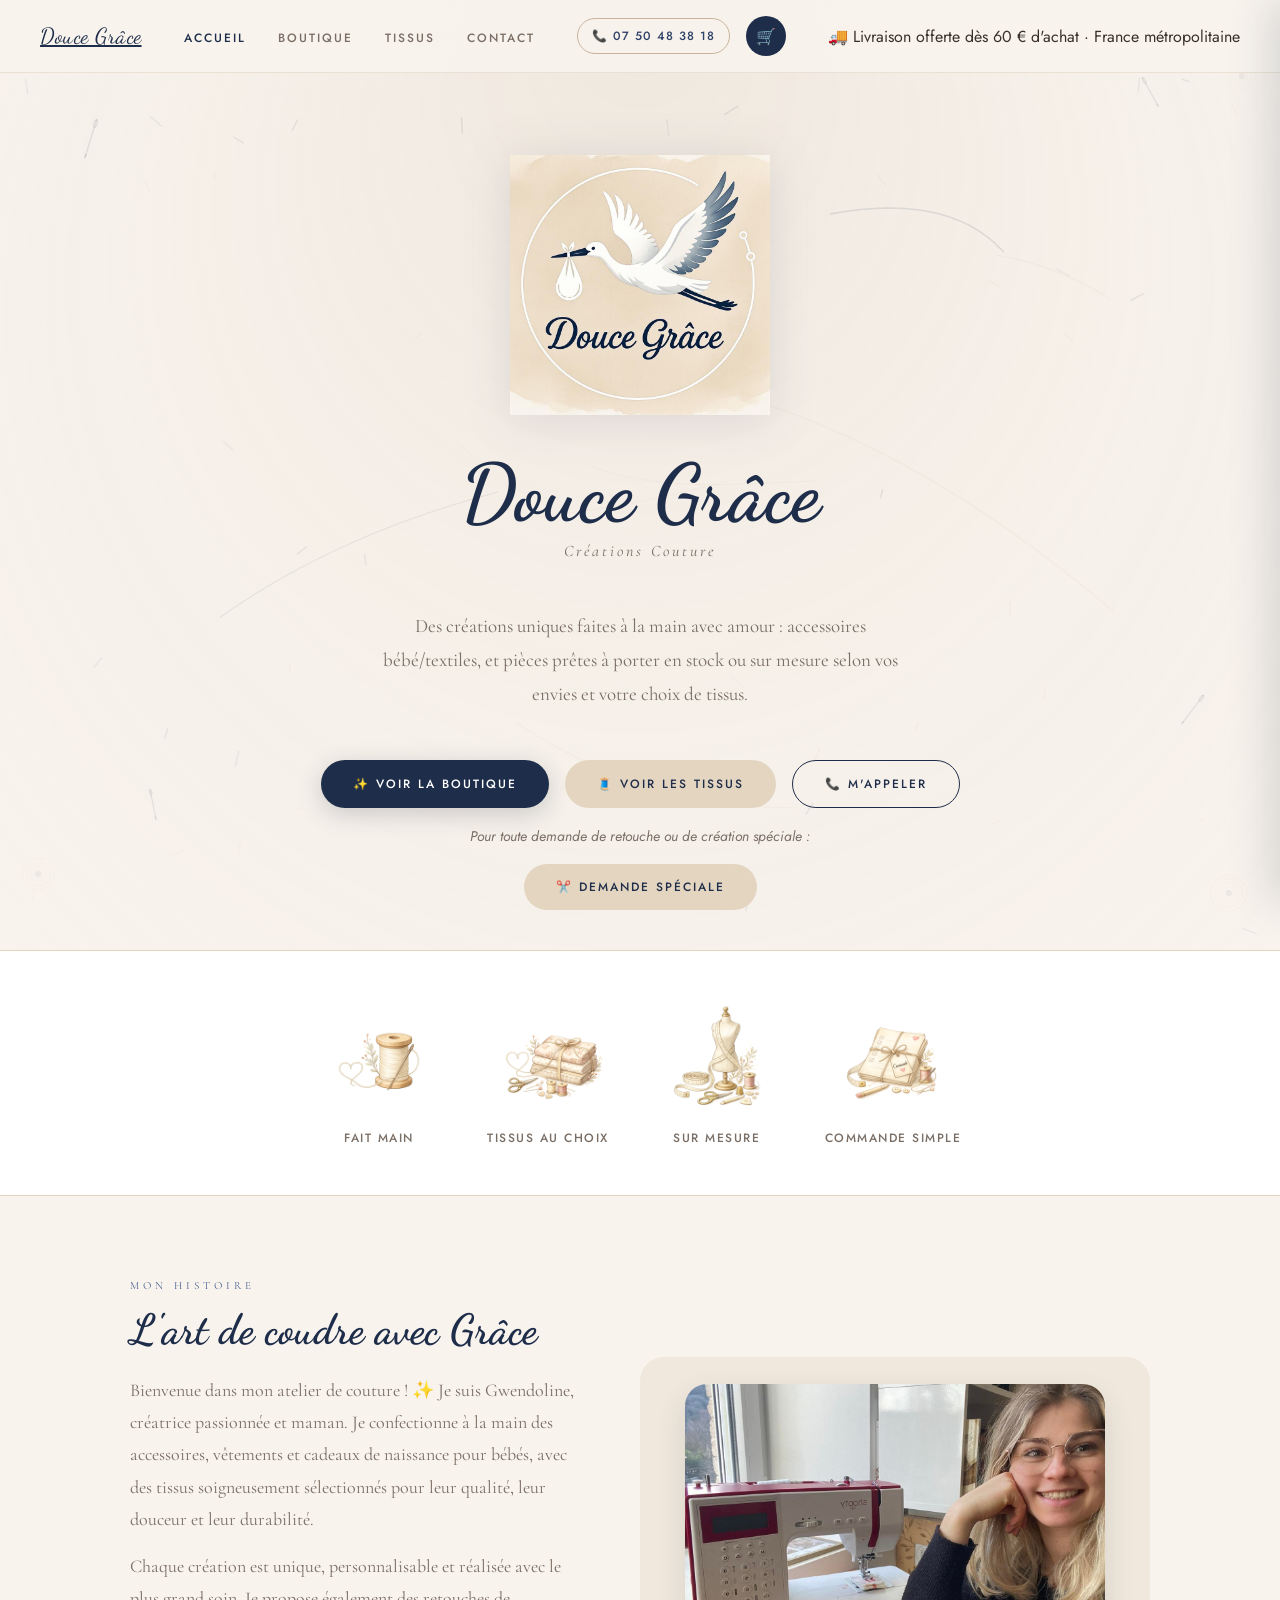
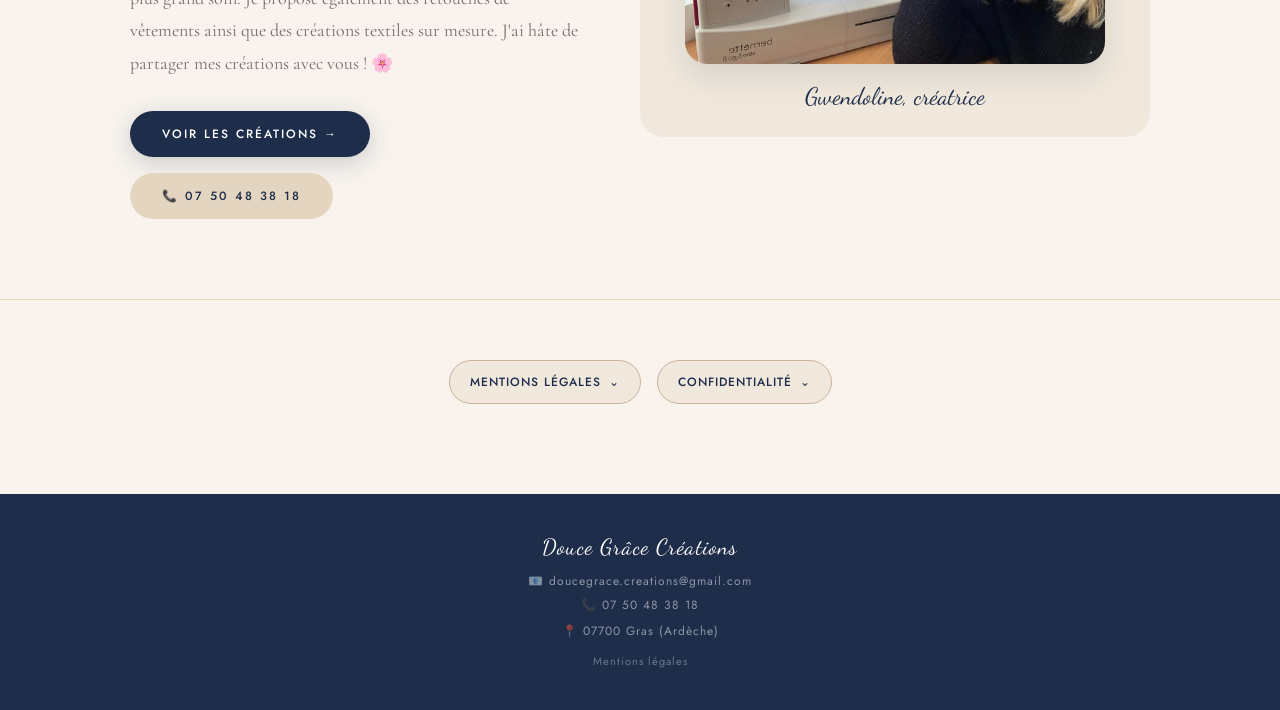
<file: index.html>
<!DOCTYPE html>
<html lang="fr">
<head>
<meta charset="UTF-8">
<meta name="viewport" content="width=device-width, initial-scale=1.0">
<title>Douce Grâce Créations | Couture, Créations & Retouches</title>
<meta name="description" content="Douce Grâce Créations : accessoires faits main, pièces en stock, créations sur mesure à Gras (Ardèche). Tissus au choix. Commandez en ligne.">
<meta name="robots" content="index, follow">
<meta name="author" content="Douce Grâce Créations">
<meta name="geo.region" content="FR-07">
<meta name="geo.placename" content="Gras">
<link rel="canonical" href="https://jaysolution07.github.io/DouceGrace.fr/">

<!-- Open Graph (partage Facebook / WhatsApp / LinkedIn) -->
<meta property="og:type" content="website">
<meta property="og:site_name" content="Douce Grâce Créations">
<meta property="og:title" content="Douce Grâce Créations | Couture, Créations & Retouches">
<meta property="og:description" content="Douce Grâce Créations : accessoires faits main, pièces en stock, créations sur mesure à Gras (Ardèche). Tissus au choix. Commandez en ligne.">
<meta property="og:url" content="https://jaysolution07.github.io/DouceGrace.fr/">
<meta property="og:image" content="https://jaysolution07.github.io/DouceGrace.fr/og-image.jpg">
<meta property="og:image:type" content="image/jpeg">
<meta property="og:image:width" content="1200">
<meta property="og:image:height" content="630">
<meta property="og:image:alt" content="Douce Grâce Créations, couture faite main en Ardèche">
<meta property="og:locale" content="fr_FR">

<!-- Twitter Cards -->
<meta name="twitter:card" content="summary_large_image">
<meta name="twitter:title" content="Douce Grâce Créations | Couture, Créations & Retouches">
<meta name="twitter:description" content="Douce Grâce Créations : accessoires faits main, pièces en stock, créations sur mesure à Gras (Ardèche). Tissus au choix. Commandez en ligne.">
<meta name="twitter:image" content="https://jaysolution07.github.io/DouceGrace.fr/og-image.jpg">
<meta name="twitter:image:alt" content="Douce Grâce Créations, couture faite main en Ardèche">
<link rel="icon" type="image/svg+xml" href="[data-uri]">
<link rel="apple-touch-icon" href="[data-uri]">
<meta name="theme-color" content="#1e2d4a">
<link rel="preconnect" href="https://fonts.googleapis.com">
<link rel="preconnect" href="https://lh3.googleusercontent.com" crossorigin>
<link rel="preconnect" href="https://script.google.com" crossorigin>
<link rel="preconnect" href="https://script.googleusercontent.com" crossorigin>
<link rel="dns-prefetch" href="https://script.google.com">
<link href="https://fonts.googleapis.com/css2?family=Cormorant+Garamond:ital,wght@0,300;0,400;0,600;1,300;1,400&family=Dancing+Script:wght@600;700&family=Jost:wght@300;400;500&display=swap" rel="stylesheet">
<link rel="stylesheet" href="assets/site.css?v=6b8c4678">

<!-- Données structurées JSON-LD (référencement Google) -->
<script type="application/ld+json">
{
  "@context": "https://schema.org",
  "@type": ["LocalBusiness", "ClothingStore"],
  "@id": "https://jaysolution07.github.io/DouceGrace.fr/#boutique",
  "name": "Douce Grâce Créations",
  "description": "Boutique de couture à Gras (Ardèche) : bavoirs bébé et accessoires faits main, pièces de couture en stock, créations sur mesure avec tissus au choix.",
  "knowsAbout": ["couture", "bavoirs bébé", "accessoires", "pièces de couture en stock", "créations sur mesure", "tissus au choix"],
  "url": "https://jaysolution07.github.io/DouceGrace.fr/",
  "telephone": "+33750483818",
  "email": "doucegrace.creations@gmail.com",
  "priceRange": "€€",
  "image": "https://jaysolution07.github.io/DouceGrace.fr/dglog.jpg",
  "address": {
    "@type": "PostalAddress",
    "addressLocality": "Gras",
    "postalCode": "07700",
    "addressRegion": "Ardèche",
    "addressCountry": "FR"
  },
  "geo": { "@type": "GeoCoordinates", "latitude": 44.446, "longitude": 4.542 },
  "areaServed": "Ardèche et départements voisins"
}
</script>
<script type="application/ld+json">
{
  "@context": "https://schema.org",
  "@type": "WebSite",
  "name": "Douce Grâce Créations",
  "url": "https://jaysolution07.github.io/DouceGrace.fr/",
  "inLanguage": "fr-FR"
}
</script>
</head>
<body>
<nav id="main-nav">
  <a class="nav-brand" href="./">Douce Grâce</a>
  <ul class="nav-links" id="nav-links-list">
    <li><a href="./" class="active">Accueil</a></li>
    <li><a href="boutique/">Boutique</a></li>
    <li><a href="tissus/">Tissus</a></li>
    <li><a href="#contact">Contact</a></li>
  </ul>
  <div class="nav-right">
    <button class="nav-burger" onclick="toggleNav()" aria-label="Ouvrir le menu" aria-expanded="false" aria-controls="nav-links-list">☰</button>
    <a href="tel:0750483818" class="nav-tel">📞 07 50 48 38 18</a>
    <button class="cart-btn" onclick="toggleCart()">
      🛒
      <span class="cart-count" id="cart-count">0</span>
    </button>
  </div>
  <div class="ship-info" id="ship-info"></div>
</nav>

<!-- ══════════════════ HOME PAGE ══════════════════ -->

<div class="page active" id="page-home">

  <!-- HERO -->
  <section class="hero">
<canvas id="hero-canvas"></canvas>
    <!-- Logo PNG -->
    <div class="hero-logo">
      <img src="dglog.jpg" alt="Douce Grâce Créations" style="width:clamp(180px,35vw,260px);height:auto;filter:drop-shadow(0 4px 24px rgba(30,45,74,0.12));animation:floatIn 1s 0.2s ease forwards;opacity:0;">
    </div>


    <h1 class="hero-title">Douce Grâce</h1>
    <p class="hero-sub">Créations Couture</p>

    <p class="hero-desc">
      Des créations uniques faites à la main avec amour : accessoires bébé/textiles, et pièces prêtes à porter en stock ou sur mesure selon vos envies et votre choix de tissus.
    </p>

    <div class="hero-cta" style="flex-direction:column;align-items:center;gap:18px;">

  <!-- ligne 1 -->
  <div style="display:flex;gap:16px;flex-wrap:wrap;justify-content:center;">
  <a class="btn btn-primary" href="boutique/">✨ Voir la boutique</a>
  <a class="btn btn-soft" href="tissus/">🧵 Voir les tissus</a>
  <a href="tel:0750483818" class="btn btn-outline">📞 M'appeler</a>
</div>

  <!-- ligne 2 -->
  <div style="font-size:14px;color:var(--text-light);font-style:italic;text-align:center;">
    Pour toute demande de retouche ou de création spéciale :
  </div>

  <!-- ligne 3 -->
  <div>
    <button class="btn btn-soft" onclick="openSpecialRequest()">
      ✂️ Demande spéciale
    </button>
  </div>

</div>
  </section>

  <!-- FEATURES -->
  <div class="features-strip reveal">
    <div class="feature-item">
      <img class="feature-icon" src="FM.png" alt="Fait main" loading="lazy">
      <span class="feature-text">Fait main</span>
    </div>
    <div class="feature-item">
      <img class="feature-icon" src="TAC.png" alt="Tissus au choix" loading="lazy">
      <span class="feature-text">Tissus au choix</span>
    </div>
    <div class="feature-item">
      <img class="feature-icon" src="SM.png" alt="Sur mesure" loading="lazy">
      <span class="feature-text">Sur mesure</span>
    </div>
    <div class="feature-item">
      <img class="feature-icon" src="CS.png" alt="Commande simple" loading="lazy">
      <span class="feature-text">Commande simple</span>
    </div>
  </div>

  <!-- ABOUT -->
  <div class="about-section">
    <div class="about-text reveal">
      <p class="section-label">Mon histoire</p>
      <h2>L'art de coudre avec Grâce</h2>
      <p>Bienvenue dans mon atelier de couture ! ✨
Je suis Gwendoline, créatrice passionnée et maman. Je confectionne à la main des accessoires, vêtements et cadeaux de naissance pour bébés, avec des tissus soigneusement sélectionnés pour leur qualité, leur douceur et leur durabilité.</p>
      <p>Chaque création est unique, personnalisable et réalisée avec le plus grand soin. Je propose également des retouches de vêtements ainsi que des créations textiles sur mesure.

J'ai hâte de partager mes créations avec vous ! 🌸</p>
      <div style="margin-top:32px;display:flex;gap:16px;flex-wrap:wrap;">
        <a class="btn btn-primary" href="boutique/">Voir les créations →</a>
        <a href="tel:0750483818" class="btn btn-soft">📞 07 50 48 38 18</a>
      </div>
    </div>
    <div class="about-visual reveal">
  <div class="about-visual-inner" id="brand-photo-box">
    <img
      src="assets/FB_IMG_1774954852717.jpg"
      alt="Gwendoline, créatrice"
      style="
        width: min(100%, 420px);
        height: clamp(220px, 35vw, 280px);
        object-fit: cover;
        border-radius: 22px;
        box-shadow: 0 12px 30px rgba(30,45,74,0.12);
        display: block;
        margin: 0 auto 18px;
      "
    >
    <p>Gwendoline, créatrice</p>
  </div>
</div>
</div>

  <!-- LEGAL SECTION -->
  <section id="legal" style="padding:60px 40px;background:var(--beige-light);border-top:1px solid var(--beige-mid);">
    <div style="max-width:700px;margin:0 auto;text-align:center;">

      <div style="display:flex;gap:16px;justify-content:center;margin-bottom:30px;flex-wrap:wrap;">
        <button class="legal-toggle" data-target="mentions" style="display:flex;align-items:center;gap:8px;padding:12px 20px;border-radius:30px;border:1px solid var(--beige-dark);background:var(--beige);color:var(--navy);cursor:pointer;font-family:'Jost',sans-serif;font-size:12px;font-weight:500;letter-spacing:1px;text-transform:uppercase;transition:0.3s;">
          Mentions légales <span>⌄</span>
        </button>
        <button class="legal-toggle" data-target="confidentialite" style="display:flex;align-items:center;gap:8px;padding:12px 20px;border-radius:30px;border:1px solid var(--beige-dark);background:var(--beige);color:var(--navy);cursor:pointer;font-family:'Jost',sans-serif;font-size:12px;font-weight:500;letter-spacing:1px;text-transform:uppercase;transition:0.3s;">
          Confidentialité <span>⌄</span>
        </button>
      </div>

      <div id="mentions" style="max-height:0;overflow:hidden;opacity:0;transition:all 0.4s ease;text-align:left;">
        <div style="background:white;border-radius:16px;padding:32px;border:1px solid var(--beige-mid);color:var(--text-light);font-size:14px;line-height:1.8;">
          <h2 style="font-family:'Dancing Script',cursive;font-size:28px;color:var(--navy);margin-bottom:20px;">Mentions légales</h2>
          <p style="margin-bottom:14px;">
  <strong style="color:var(--text);">Éditeur du site :</strong><br>
  JaySolution<br>
  07400 Saint-Martin-sur-Lavezon<br>
  Téléphone : 06 77 71 89 14<br>
 Email :
<a href="mailto:contact@jaysolution.fr" style="color:inherit;text-decoration:none;">
  jaysolution07@gmail.com
</a>
</p>
          <p style="margin-bottom:14px;"><strong style="color:var(--text);">Responsable de la publication :</strong><br>
          Douce Grâce Créations</p>
          <p><strong style="color:var(--text);">Hébergement :</strong><br>
          GitHub Pages — GitHub, Inc.<br>
          88 Colin P Kelly Jr St, San Francisco, CA 94107, USA</p>
        </div>
      </div>

      <div id="confidentialite" style="max-height:0;overflow:hidden;opacity:0;transition:all 0.4s ease;text-align:left;">
        <div style="background:white;border-radius:16px;padding:32px;border:1px solid var(--beige-mid);color:var(--text-light);font-size:14px;line-height:1.8;">
          <h2 style="font-family:'Dancing Script',cursive;font-size:28px;color:var(--navy);margin-bottom:20px;">Confidentialité</h2>
          <p style="margin-bottom:14px;">Les données collectées via le formulaire de commande (nom, téléphone, email, message) sont utilisées uniquement pour répondre aux demandes et traiter les commandes.</p>
          <p style="margin-bottom:14px;">Aucune donnée n'est vendue ou utilisée à des fins commerciales.</p>
          <p style="margin-bottom:14px;">Les informations sont conservées pendant une durée maximale de 12 mois.</p>
          <p style="margin-bottom:14px;">Conformément au RGPD, vous pouvez demander l'accès, la modification ou la suppression de vos données à tout moment en contactant : <a href="mailto:doucegrace.creations@gmail.com" style="color:inherit;text-decoration:none;">
  doucegrace.creations@gmail.com
</a></p>
          <p><strong style="color:var(--text);">Cookies :</strong><br>
          Ce site n'utilise pas de cookies à des fins de suivi ou d'analyse.</p>
        </div>
      </div>

    </div>
  </section>

  <!-- FOOTER -->
  <footer id="contact" style="text-align:center;padding:40px;background:var(--navy);color:rgba(255,255,255,0.5);font-size:12px;letter-spacing:1px;">
    <div style="font-family:'Dancing Script',cursive;font-size:22px;color:white;margin-bottom:12px;">Douce Grâce Créations</div>
    <div style="margin-bottom:8px;display:flex;flex-direction:column;gap:6px;align-items:center;">
  <div>
    📧 <a href="mailto:doucegrace.creations@gmail.com" style="color:inherit;text-decoration:none;word-break:break-word;">
      doucegrace.creations@gmail.com
    </a>
  </div>
  <div>📞 07 50 48 38 18</div>
</div>
<div style="margin-bottom:8px;">📍 07700 Gras (Ardèche)</div>
    <div style="margin-bottom:12px;"></div>
    <div><a href="#legal" style="color:rgba(255,255,255,0.35);text-decoration:none;font-size:11px;">Mentions légales</a></div>
  </footer>
</div>


<!-- ══════════════════ SHOP PAGE ══════════════════ -->

<div class="cart-overlay" id="cart-overlay" onclick="toggleCart()"></div>
<div class="cart-panel" id="cart-panel">
  <div class="cart-head">
    <h3>Mon panier 🛒</h3>
    <button class="cart-close" onclick="toggleCart()">✕</button>
  </div>
  <div class="cart-items" id="cart-items"></div>
  <div class="cart-foot" id="cart-foot" style="display:none;">
    <div class="cart-total">
      <span class="cart-total-label">Total estimé (TTC hors frais de port)</span>
      <span class="cart-total-amount" id="cart-total">0 €</span>
    </div>
    <p class="cart-note">💡 Paiement en ligne sécurisé par carte (ou Apple Pay, Google Pay).</p>
    <button class="btn btn-primary" style="width:100%;justify-content:center;" onclick="openOrder()">Envoyer ma commande →</button>
  </div>
</div>


<!-- ══════════════════ ORDER MODAL ══════════════════ -->
<div class="modal-overlay" id="order-overlay">
  <div class="modal" id="order-modal-content">
    <button class="close-btn" onclick="closeOrder()">✕</button>
    <div class="modal-logo">
      <img src="dglog.jpg" alt="Douce Grâce" style="width:70px;height:auto;">
    </div>
    <h3>Finaliser ma commande</h3>
    <p class="modal-sub">Paiement sécurisé par carte · Livraison en France métropolitaine</p>

    <div class="modal-order-summary" id="order-summary"></div>

    <div class="form-group">
      <label>Votre prénom & nom</label>
      <input id="order-name" placeholder="Marie Dupont" />
    </div>
    <div class="form-group">
      <label>Téléphone</label>
      <input id="order-phone" placeholder="06 12 34 56 78" />
    </div>
    <div class="form-group">
      <label>Email</label>
      <input id="order-email" type="email" placeholder="marie@email.com" />
    </div>

    <div class="form-group">
      <label>Mode de livraison</label>
      <div class="delivery-choice">
        <label class="delivery-opt" id="opt-home-label">
          <input type="radio" name="delivery-mode" value="home" checked onchange="onDeliveryModeChange()" />
          <span><strong>À domicile</strong><small>Livrée à l'adresse ci-dessous</small></span>
        </label>
        <label class="delivery-opt" id="opt-relay-label">
          <input type="radio" name="delivery-mode" value="relay" onchange="onDeliveryModeChange()" />
          <span><strong>Point relais</strong><small>Retrait en boutique (souvent moins cher)</small></span>
        </label>
      </div>
    </div>

    <div id="relay-block" style="display:none;">
      <div class="form-group">
        <label>Votre code postal <span style="color:var(--text-light);font-weight:400;">(pour chercher les relais)</span></label>
        <div style="display:flex;gap:8px;">
          <input id="relay-zip" placeholder="75011" maxlength="5" style="flex:1;" />
          <button type="button" class="btn btn-outline" onclick="searchRelays()" style="white-space:nowrap;">🔍 Chercher</button>
        </div>
      </div>
      <div id="relay-results"></div>
      <input type="hidden" id="order-relay-name" value="" />
      <input type="hidden" id="order-relay-address" value="" />
    </div>

    <div id="home-block">
      <div class="form-group">
        <label>Adresse de livraison</label>
        <input id="order-address" placeholder="12 rue des Lilas" />
      </div>
      <div class="form-row" style="display:flex;gap:12px;">
        <div class="form-group" style="flex:1;">
          <label>Code postal</label>
          <input id="order-zip" placeholder="07000" />
        </div>
        <div class="form-group" style="flex:2;">
          <label>Ville</label>
          <input id="order-city" placeholder="Gras" />
        </div>
      </div>
    </div>

    <div class="form-group">
      <label>Précisions / mesures / remarques</label>
      <textarea id="order-note" placeholder="Ex : taille 38, hauteur 165cm, livraison souhaitée avant le…"></textarea>
    </div>

    <div class="modal-actions">
      <button class="btn btn-primary" id="send-order-btn" onclick="payWithStripe()">💳 Payer par carte</button>
      <button class="btn btn-outline" onclick="closeOrder()">Annuler</button>
    </div>
    <p style="text-align:center;font-size:11px;color:var(--text-light);margin-top:14px;">
      Paiement 100% sécurisé par Stripe
    </p>
  </div>
</div>


<!-- ══════════════════ DETAIL MODAL ══════════════════ -->
<div class="modal-overlay" id="detail-overlay">
  <div class="modal detail-modal" id="detail-content">
    <button class="close-btn" onclick="closeDetail()">✕</button>
  </div>
</div>
<div class="modal-overlay" id="special-overlay">
  <div class="modal" id="special-request-modal-content">
    <button class="close-btn" onclick="closeSpecialRequest()">✕</button>

    <h3>Demande spéciale ✂️</h3>
    <p class="modal-sub">Retouche, création sur mesure, accessoires…</p>

    <div class="form-group">
      <label>Votre nom</label>
      <input id="special-name" placeholder="Marie Dupont">
    </div>

    <div class="form-group">
      <label>Email</label>
      <input id="special-email" type="email" placeholder="marie@email.com">
    </div>
<div class="form-group">
  <label>Téléphone</label>
  <input id="special-phone" placeholder="06 12 34 56 78">
</div>
<div class="form-group">
  <label>Date souhaitée</label>
  <input id="special-date" type="date">
</div>

<div class="form-group">
  <label>Budget estimatif (€)</label>
  <input id="special-budget" placeholder="Ex : 50 à 80 €">
</div>
    <div class="form-group">
      <label>Votre demande</label>
      <textarea id="special-message" placeholder="Expliquez votre besoin..."></textarea>
    </div>

    <div class="form-group">
      <label>Joindre une photo ou document</label>
      <input id="special-file" type="file" accept="image/*,.pdf,.doc,.docx">
    </div>

    <div class="modal-actions">
      <button id="send-special-btn" class="btn btn-primary" onclick="sendSpecialRequest()">
  Envoyer ✉️
</button>
      <button class="btn btn-outline" onclick="closeSpecialRequest()">Annuler</button>
    </div>
  </div>
</div>

<div id="toast" class="toast"></div>
<script src="assets/app.js?v=20261108d"></script>
</body>
</html>
</file>
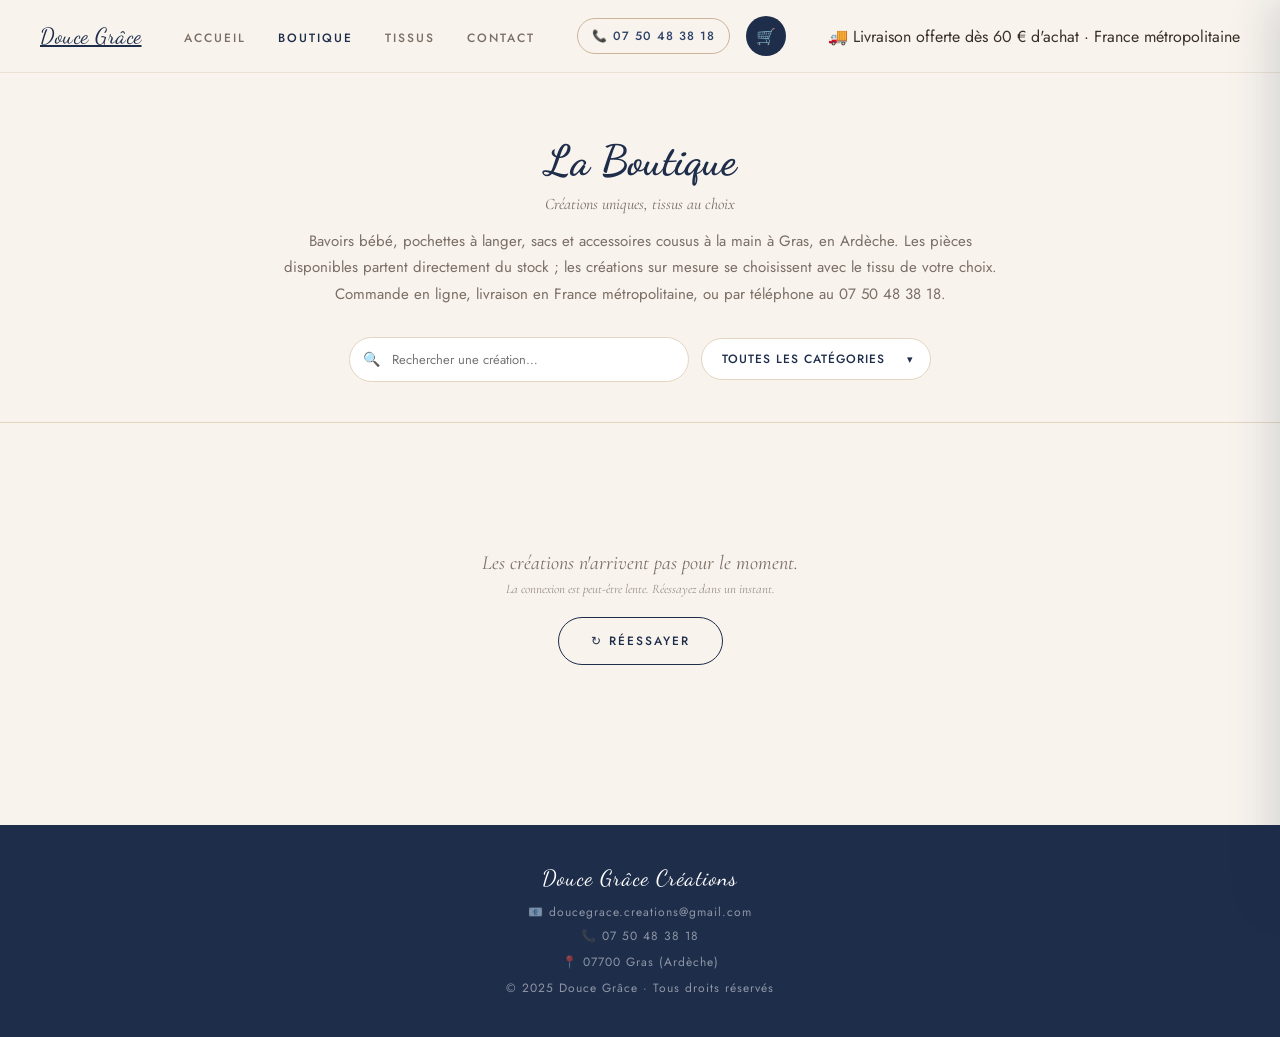
<file: boutique/index.html>
<!DOCTYPE html>
<html lang="fr">
<head>
<meta charset="UTF-8">
<meta name="viewport" content="width=device-width, initial-scale=1.0">
<title>Boutique : bavoirs bébé & accessoires faits main | Douce Grâce</title>
<meta name="description" content="Bavoirs bébé, pochettes à langer, protège-carnets et accessoires cousus à la main à Gras, en Ardèche. Pièces en stock ou créations sur mesure, tissus au choix.">
<meta name="robots" content="index, follow">
<meta name="author" content="Douce Grâce Créations">
<meta name="geo.region" content="FR-07">
<meta name="geo.placename" content="Gras">
<link rel="canonical" href="https://jaysolution07.github.io/DouceGrace.fr/boutique/">

<!-- Open Graph (partage Facebook / WhatsApp / LinkedIn) -->
<meta property="og:type" content="website">
<meta property="og:site_name" content="Douce Grâce Créations">
<meta property="og:title" content="Boutique : bavoirs bébé & accessoires faits main">
<meta property="og:description" content="Bavoirs bébé, pochettes à langer, protège-carnets et accessoires cousus à la main à Gras, en Ardèche. Pièces en stock ou créations sur mesure, tissus au choix.">
<meta property="og:url" content="https://jaysolution07.github.io/DouceGrace.fr/boutique/">
<meta property="og:image" content="https://jaysolution07.github.io/DouceGrace.fr/og-image.jpg">
<meta property="og:image:type" content="image/jpeg">
<meta property="og:image:width" content="1200">
<meta property="og:image:height" content="630">
<meta property="og:image:alt" content="Douce Grâce Créations, couture faite main en Ardèche">
<meta property="og:locale" content="fr_FR">

<!-- Twitter Cards -->
<meta name="twitter:card" content="summary_large_image">
<meta name="twitter:title" content="Boutique : bavoirs bébé & accessoires faits main">
<meta name="twitter:description" content="Bavoirs bébé, pochettes à langer, protège-carnets et accessoires cousus à la main à Gras, en Ardèche. Pièces en stock ou créations sur mesure, tissus au choix.">
<meta name="twitter:image" content="https://jaysolution07.github.io/DouceGrace.fr/og-image.jpg">
<meta name="twitter:image:alt" content="Douce Grâce Créations, couture faite main en Ardèche">
<link rel="icon" type="image/svg+xml" href="[data-uri]">
<link rel="apple-touch-icon" href="[data-uri]">
<meta name="theme-color" content="#1e2d4a">
<link rel="preconnect" href="https://fonts.googleapis.com">
<link rel="preconnect" href="https://lh3.googleusercontent.com" crossorigin>
<link rel="preconnect" href="https://script.google.com" crossorigin>
<link rel="preconnect" href="https://script.googleusercontent.com" crossorigin>
<link rel="dns-prefetch" href="https://script.google.com">
<link href="https://fonts.googleapis.com/css2?family=Cormorant+Garamond:ital,wght@0,300;0,400;0,600;1,300;1,400&family=Dancing+Script:wght@600;700&family=Jost:wght@300;400;500&display=swap" rel="stylesheet">
<link rel="stylesheet" href="../assets/site.css?v=6b8c4678">

<!-- Données structurées JSON-LD (référencement Google) -->
<script type="application/ld+json">
{
  "@context": "https://schema.org",
  "@type": "BreadcrumbList",
  "itemListElement": [
    {
      "@type": "ListItem",
      "position": 1,
      "name": "Accueil",
      "item": "https://jaysolution07.github.io/DouceGrace.fr/"
    },
    {
      "@type": "ListItem",
      "position": 2,
      "name": "Boutique",
      "item": "https://jaysolution07.github.io/DouceGrace.fr/boutique/"
    }
  ]
}
</script>
</head>
<body>
<nav id="main-nav">
  <a class="nav-brand" href="../">Douce Grâce</a>
  <ul class="nav-links" id="nav-links-list">
    <li><a href="../">Accueil</a></li>
    <li><a href="../boutique/" class="active">Boutique</a></li>
    <li><a href="../tissus/">Tissus</a></li>
    <li><a href="../#contact">Contact</a></li>
  </ul>
  <div class="nav-right">
    <button class="nav-burger" onclick="toggleNav()" aria-label="Ouvrir le menu" aria-expanded="false" aria-controls="nav-links-list">☰</button>
    <a href="tel:0750483818" class="nav-tel">📞 07 50 48 38 18</a>
    <button class="cart-btn" onclick="toggleCart()">
      🛒
      <span class="cart-count" id="cart-count">0</span>
    </button>
  </div>
  <div class="ship-info" id="ship-info"></div>
</nav>

<!-- ══════════════════ HOME PAGE ══════════════════ -->

<div class="page active" id="page-shop">

  <div class="shop-header">
    <h1 class="shop-title">La Boutique</h1>
    <p class="shop-sub">Créations uniques, tissus au choix</p>
    <p class="shop-text">Bavoirs bébé, pochettes à langer, sacs et accessoires cousus à la main à Gras, en Ardèche. Les pièces disponibles partent directement du stock ; les créations sur mesure se choisissent avec le tissu de votre choix. Commande en ligne, livraison en France métropolitaine, ou par téléphone au 07 50 48 38 18.</p>
    <div class="shop-controls">
      <div class="search-wrap">
        <input type="text" id="search-input" placeholder="Rechercher une création…" oninput="filterProducts()">
      </div>
      <div class="cat-select-wrap">
        <select id="category-select" class="cat-select" aria-label="Filtrer par catégorie" onchange="setFilter(this)">
          <option value="">Toutes les catégories</option>
        </select>
        <span class="cat-select-arrow" aria-hidden="true">▾</span>
      </div>
    </div>
  </div>

  <div class="products-grid" id="products-grid"></div>

  <footer id="contact" style="text-align:center;padding:40px;background:var(--navy);color:rgba(255,255,255,0.5);font-size:12px;letter-spacing:1px;">
    <div style="font-family:'Dancing Script',cursive;font-size:22px;color:white;margin-bottom:12px;">Douce Grâce Créations</div>
    <div style="margin-bottom:8px;display:flex;flex-direction:column;gap:6px;align-items:center;">
  <div>
    📧 <a href="mailto:doucegrace.creations@gmail.com" style="color:inherit;text-decoration:none;word-break:break-word;">
      doucegrace.creations@gmail.com
    </a>
  </div>
  <div>📞 07 50 48 38 18</div>
</div>
<div style="margin-bottom:8px;">📍 07700 Gras (Ardèche)</div>
    © 2025 Douce Grâce · Tous droits réservés
  </footer>
</div>

<div class="cart-overlay" id="cart-overlay" onclick="toggleCart()"></div>
<div class="cart-panel" id="cart-panel">
  <div class="cart-head">
    <h3>Mon panier 🛒</h3>
    <button class="cart-close" onclick="toggleCart()">✕</button>
  </div>
  <div class="cart-items" id="cart-items"></div>
  <div class="cart-foot" id="cart-foot" style="display:none;">
    <div class="cart-total">
      <span class="cart-total-label">Total estimé (TTC hors frais de port)</span>
      <span class="cart-total-amount" id="cart-total">0 €</span>
    </div>
    <p class="cart-note">💡 Paiement en ligne sécurisé par carte (ou Apple Pay, Google Pay).</p>
    <button class="btn btn-primary" style="width:100%;justify-content:center;" onclick="openOrder()">Envoyer ma commande →</button>
  </div>
</div>


<!-- ══════════════════ ORDER MODAL ══════════════════ -->
<div class="modal-overlay" id="order-overlay">
  <div class="modal" id="order-modal-content">
    <button class="close-btn" onclick="closeOrder()">✕</button>
    <div class="modal-logo">
      <img src="../dglog.jpg" alt="Douce Grâce" style="width:70px;height:auto;">
    </div>
    <h3>Finaliser ma commande</h3>
    <p class="modal-sub">Paiement sécurisé par carte · Livraison en France métropolitaine</p>

    <div class="modal-order-summary" id="order-summary"></div>

    <div class="form-group">
      <label>Votre prénom & nom</label>
      <input id="order-name" placeholder="Marie Dupont" />
    </div>
    <div class="form-group">
      <label>Téléphone</label>
      <input id="order-phone" placeholder="06 12 34 56 78" />
    </div>
    <div class="form-group">
      <label>Email</label>
      <input id="order-email" type="email" placeholder="marie@email.com" />
    </div>

    <div class="form-group">
      <label>Mode de livraison</label>
      <div class="delivery-choice">
        <label class="delivery-opt" id="opt-home-label">
          <input type="radio" name="delivery-mode" value="home" checked onchange="onDeliveryModeChange()" />
          <span><strong>À domicile</strong><small>Livrée à l'adresse ci-dessous</small></span>
        </label>
        <label class="delivery-opt" id="opt-relay-label">
          <input type="radio" name="delivery-mode" value="relay" onchange="onDeliveryModeChange()" />
          <span><strong>Point relais</strong><small>Retrait en boutique (souvent moins cher)</small></span>
        </label>
      </div>
    </div>

    <div id="relay-block" style="display:none;">
      <div class="form-group">
        <label>Votre code postal <span style="color:var(--text-light);font-weight:400;">(pour chercher les relais)</span></label>
        <div style="display:flex;gap:8px;">
          <input id="relay-zip" placeholder="75011" maxlength="5" style="flex:1;" />
          <button type="button" class="btn btn-outline" onclick="searchRelays()" style="white-space:nowrap;">🔍 Chercher</button>
        </div>
      </div>
      <div id="relay-results"></div>
      <input type="hidden" id="order-relay-name" value="" />
      <input type="hidden" id="order-relay-address" value="" />
    </div>

    <div id="home-block">
      <div class="form-group">
        <label>Adresse de livraison</label>
        <input id="order-address" placeholder="12 rue des Lilas" />
      </div>
      <div class="form-row" style="display:flex;gap:12px;">
        <div class="form-group" style="flex:1;">
          <label>Code postal</label>
          <input id="order-zip" placeholder="07000" />
        </div>
        <div class="form-group" style="flex:2;">
          <label>Ville</label>
          <input id="order-city" placeholder="Gras" />
        </div>
      </div>
    </div>

    <div class="form-group">
      <label>Précisions / mesures / remarques</label>
      <textarea id="order-note" placeholder="Ex : taille 38, hauteur 165cm, livraison souhaitée avant le…"></textarea>
    </div>

    <div class="modal-actions">
      <button class="btn btn-primary" id="send-order-btn" onclick="payWithStripe()">💳 Payer par carte</button>
      <button class="btn btn-outline" onclick="closeOrder()">Annuler</button>
    </div>
    <p style="text-align:center;font-size:11px;color:var(--text-light);margin-top:14px;">
      Paiement 100% sécurisé par Stripe
    </p>
  </div>
</div>


<!-- ══════════════════ DETAIL MODAL ══════════════════ -->
<div class="modal-overlay" id="detail-overlay">
  <div class="modal detail-modal" id="detail-content">
    <button class="close-btn" onclick="closeDetail()">✕</button>
  </div>
</div>
<div class="modal-overlay" id="special-overlay">
  <div class="modal" id="special-request-modal-content">
    <button class="close-btn" onclick="closeSpecialRequest()">✕</button>

    <h3>Demande spéciale ✂️</h3>
    <p class="modal-sub">Retouche, création sur mesure, accessoires…</p>

    <div class="form-group">
      <label>Votre nom</label>
      <input id="special-name" placeholder="Marie Dupont">
    </div>

    <div class="form-group">
      <label>Email</label>
      <input id="special-email" type="email" placeholder="marie@email.com">
    </div>
<div class="form-group">
  <label>Téléphone</label>
  <input id="special-phone" placeholder="06 12 34 56 78">
</div>
<div class="form-group">
  <label>Date souhaitée</label>
  <input id="special-date" type="date">
</div>

<div class="form-group">
  <label>Budget estimatif (€)</label>
  <input id="special-budget" placeholder="Ex : 50 à 80 €">
</div>
    <div class="form-group">
      <label>Votre demande</label>
      <textarea id="special-message" placeholder="Expliquez votre besoin..."></textarea>
    </div>

    <div class="form-group">
      <label>Joindre une photo ou document</label>
      <input id="special-file" type="file" accept="image/*,.pdf,.doc,.docx">
    </div>

    <div class="modal-actions">
      <button id="send-special-btn" class="btn btn-primary" onclick="sendSpecialRequest()">
  Envoyer ✉️
</button>
      <button class="btn btn-outline" onclick="closeSpecialRequest()">Annuler</button>
    </div>
  </div>
</div>

<div id="toast" class="toast"></div>
<script src="../assets/app.js?v=20261108d"></script>
</body>
</html>
</file>
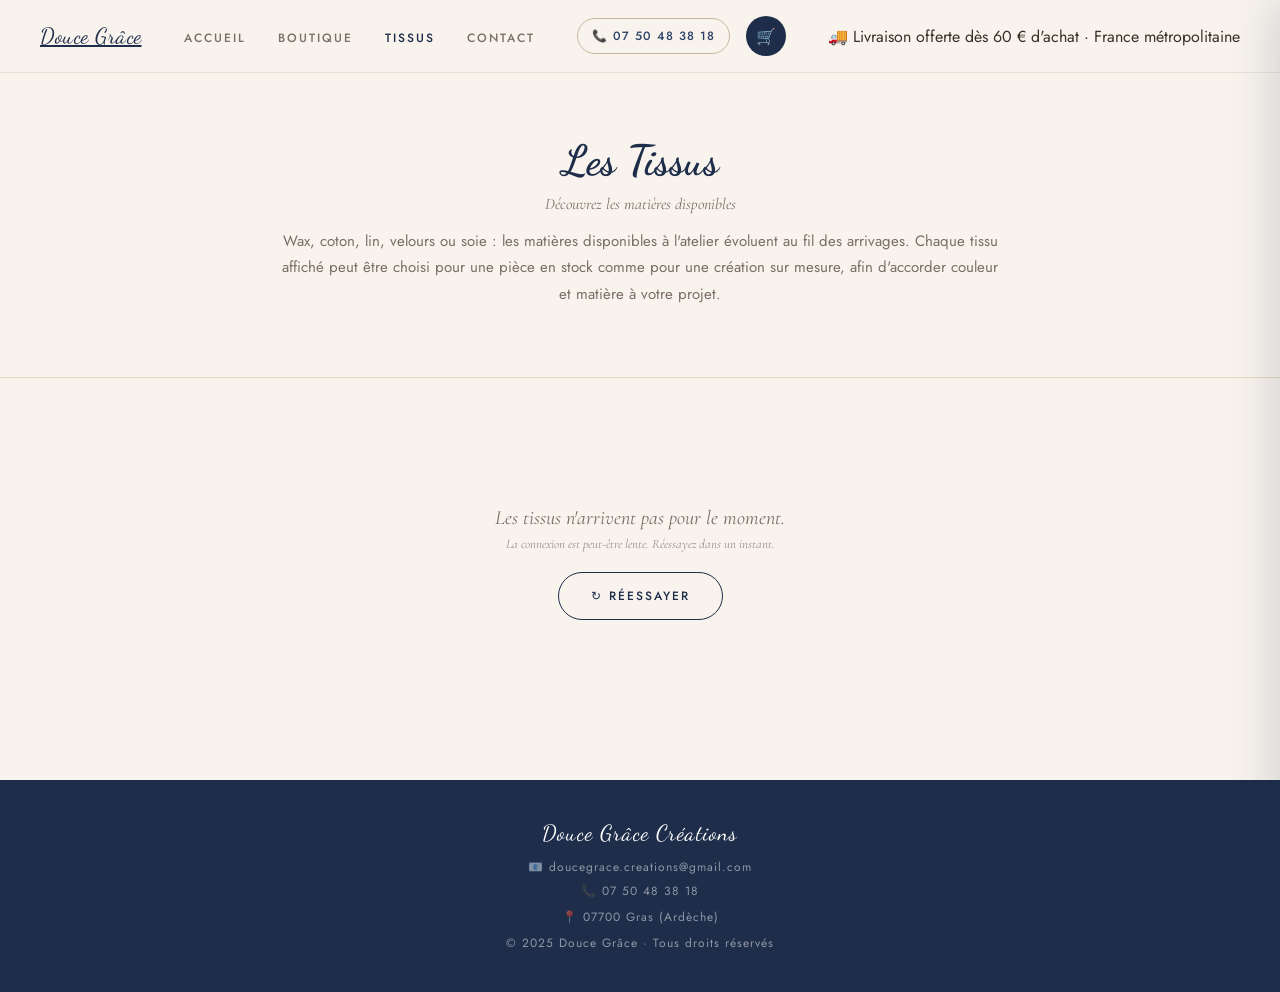
<file: tissus/index.html>
<!DOCTYPE html>
<html lang="fr">
<head>
<meta charset="UTF-8">
<meta name="viewport" content="width=device-width, initial-scale=1.0">
<title>Tissus & matières au choix | Douce Grâce Créations</title>
<meta name="description" content="Wax, coton, lin, velours ou soie : les tissus disponibles à l'atelier de Gras, en Ardèche, pour vos pièces en stock ou vos créations sur mesure.">
<meta name="robots" content="index, follow">
<meta name="author" content="Douce Grâce Créations">
<meta name="geo.region" content="FR-07">
<meta name="geo.placename" content="Gras">
<link rel="canonical" href="https://jaysolution07.github.io/DouceGrace.fr/tissus/">

<!-- Open Graph (partage Facebook / WhatsApp / LinkedIn) -->
<meta property="og:type" content="website">
<meta property="og:site_name" content="Douce Grâce Créations">
<meta property="og:title" content="Tissus & matières au choix">
<meta property="og:description" content="Wax, coton, lin, velours ou soie : les tissus disponibles à l'atelier de Gras, en Ardèche, pour vos pièces en stock ou vos créations sur mesure.">
<meta property="og:url" content="https://jaysolution07.github.io/DouceGrace.fr/tissus/">
<meta property="og:image" content="https://jaysolution07.github.io/DouceGrace.fr/og-image.jpg">
<meta property="og:image:type" content="image/jpeg">
<meta property="og:image:width" content="1200">
<meta property="og:image:height" content="630">
<meta property="og:image:alt" content="Douce Grâce Créations, couture faite main en Ardèche">
<meta property="og:locale" content="fr_FR">

<!-- Twitter Cards -->
<meta name="twitter:card" content="summary_large_image">
<meta name="twitter:title" content="Tissus & matières au choix">
<meta name="twitter:description" content="Wax, coton, lin, velours ou soie : les tissus disponibles à l'atelier de Gras, en Ardèche, pour vos pièces en stock ou vos créations sur mesure.">
<meta name="twitter:image" content="https://jaysolution07.github.io/DouceGrace.fr/og-image.jpg">
<meta name="twitter:image:alt" content="Douce Grâce Créations, couture faite main en Ardèche">
<link rel="icon" type="image/svg+xml" href="[data-uri]">
<link rel="apple-touch-icon" href="[data-uri]">
<meta name="theme-color" content="#1e2d4a">
<link rel="preconnect" href="https://fonts.googleapis.com">
<link rel="preconnect" href="https://lh3.googleusercontent.com" crossorigin>
<link rel="preconnect" href="https://script.google.com" crossorigin>
<link rel="preconnect" href="https://script.googleusercontent.com" crossorigin>
<link rel="dns-prefetch" href="https://script.google.com">
<link href="https://fonts.googleapis.com/css2?family=Cormorant+Garamond:ital,wght@0,300;0,400;0,600;1,300;1,400&family=Dancing+Script:wght@600;700&family=Jost:wght@300;400;500&display=swap" rel="stylesheet">
<link rel="stylesheet" href="../assets/site.css?v=6b8c4678">

<!-- Données structurées JSON-LD (référencement Google) -->
<script type="application/ld+json">
{
  "@context": "https://schema.org",
  "@type": "BreadcrumbList",
  "itemListElement": [
    {
      "@type": "ListItem",
      "position": 1,
      "name": "Accueil",
      "item": "https://jaysolution07.github.io/DouceGrace.fr/"
    },
    {
      "@type": "ListItem",
      "position": 2,
      "name": "Tissus",
      "item": "https://jaysolution07.github.io/DouceGrace.fr/tissus/"
    }
  ]
}
</script>
</head>
<body>
<nav id="main-nav">
  <a class="nav-brand" href="../">Douce Grâce</a>
  <ul class="nav-links" id="nav-links-list">
    <li><a href="../">Accueil</a></li>
    <li><a href="../boutique/">Boutique</a></li>
    <li><a href="../tissus/" class="active">Tissus</a></li>
    <li><a href="../#contact">Contact</a></li>
  </ul>
  <div class="nav-right">
    <button class="nav-burger" onclick="toggleNav()" aria-label="Ouvrir le menu" aria-expanded="false" aria-controls="nav-links-list">☰</button>
    <a href="tel:0750483818" class="nav-tel">📞 07 50 48 38 18</a>
    <button class="cart-btn" onclick="toggleCart()">
      🛒
      <span class="cart-count" id="cart-count">0</span>
    </button>
  </div>
  <div class="ship-info" id="ship-info"></div>
</nav>

<!-- ══════════════════ HOME PAGE ══════════════════ -->

<div class="page active" id="page-fabrics">
  <div class="shop-header">
    <h1 class="shop-title">Les Tissus</h1>
    <p class="shop-sub">Découvrez les matières disponibles</p>
    <p class="shop-text">Wax, coton, lin, velours ou soie : les matières disponibles à l'atelier évoluent au fil des arrivages. Chaque tissu affiché peut être choisi pour une pièce en stock comme pour une création sur mesure, afin d'accorder couleur et matière à votre projet.</p>
  </div>

  <div class="products-grid" id="fabrics-grid"></div>

  <footer id="contact" style="text-align:center;padding:40px;background:var(--navy);color:rgba(255,255,255,0.5);font-size:12px;letter-spacing:1px;">
    <div style="font-family:'Dancing Script',cursive;font-size:22px;color:white;margin-bottom:12px;">Douce Grâce Créations</div>
    <div style="margin-bottom:8px;display:flex;flex-direction:column;gap:6px;align-items:center;">
  <div>
    📧 <a href="mailto:doucegrace.creations@gmail.com" style="color:inherit;text-decoration:none;word-break:break-word;">
      doucegrace.creations@gmail.com
    </a>
  </div>
  <div>📞 07 50 48 38 18</div>
</div>
<div style="margin-bottom:8px;">📍 07700 Gras (Ardèche)</div>
    © 2025 Douce Grâce · Tous droits réservés
  </footer>
</div>

<!-- ══════════════════ CART PANEL ══════════════════ -->

<div class="cart-overlay" id="cart-overlay" onclick="toggleCart()"></div>
<div class="cart-panel" id="cart-panel">
  <div class="cart-head">
    <h3>Mon panier 🛒</h3>
    <button class="cart-close" onclick="toggleCart()">✕</button>
  </div>
  <div class="cart-items" id="cart-items"></div>
  <div class="cart-foot" id="cart-foot" style="display:none;">
    <div class="cart-total">
      <span class="cart-total-label">Total estimé (TTC hors frais de port)</span>
      <span class="cart-total-amount" id="cart-total">0 €</span>
    </div>
    <p class="cart-note">💡 Paiement en ligne sécurisé par carte (ou Apple Pay, Google Pay).</p>
    <button class="btn btn-primary" style="width:100%;justify-content:center;" onclick="openOrder()">Envoyer ma commande →</button>
  </div>
</div>


<!-- ══════════════════ ORDER MODAL ══════════════════ -->
<div class="modal-overlay" id="order-overlay">
  <div class="modal" id="order-modal-content">
    <button class="close-btn" onclick="closeOrder()">✕</button>
    <div class="modal-logo">
      <img src="../dglog.jpg" alt="Douce Grâce" style="width:70px;height:auto;">
    </div>
    <h3>Finaliser ma commande</h3>
    <p class="modal-sub">Paiement sécurisé par carte · Livraison en France métropolitaine</p>

    <div class="modal-order-summary" id="order-summary"></div>

    <div class="form-group">
      <label>Votre prénom & nom</label>
      <input id="order-name" placeholder="Marie Dupont" />
    </div>
    <div class="form-group">
      <label>Téléphone</label>
      <input id="order-phone" placeholder="06 12 34 56 78" />
    </div>
    <div class="form-group">
      <label>Email</label>
      <input id="order-email" type="email" placeholder="marie@email.com" />
    </div>

    <div class="form-group">
      <label>Mode de livraison</label>
      <div class="delivery-choice">
        <label class="delivery-opt" id="opt-home-label">
          <input type="radio" name="delivery-mode" value="home" checked onchange="onDeliveryModeChange()" />
          <span><strong>À domicile</strong><small>Livrée à l'adresse ci-dessous</small></span>
        </label>
        <label class="delivery-opt" id="opt-relay-label">
          <input type="radio" name="delivery-mode" value="relay" onchange="onDeliveryModeChange()" />
          <span><strong>Point relais</strong><small>Retrait en boutique (souvent moins cher)</small></span>
        </label>
      </div>
    </div>

    <div id="relay-block" style="display:none;">
      <div class="form-group">
        <label>Votre code postal <span style="color:var(--text-light);font-weight:400;">(pour chercher les relais)</span></label>
        <div style="display:flex;gap:8px;">
          <input id="relay-zip" placeholder="75011" maxlength="5" style="flex:1;" />
          <button type="button" class="btn btn-outline" onclick="searchRelays()" style="white-space:nowrap;">🔍 Chercher</button>
        </div>
      </div>
      <div id="relay-results"></div>
      <input type="hidden" id="order-relay-name" value="" />
      <input type="hidden" id="order-relay-address" value="" />
    </div>

    <div id="home-block">
      <div class="form-group">
        <label>Adresse de livraison</label>
        <input id="order-address" placeholder="12 rue des Lilas" />
      </div>
      <div class="form-row" style="display:flex;gap:12px;">
        <div class="form-group" style="flex:1;">
          <label>Code postal</label>
          <input id="order-zip" placeholder="07000" />
        </div>
        <div class="form-group" style="flex:2;">
          <label>Ville</label>
          <input id="order-city" placeholder="Gras" />
        </div>
      </div>
    </div>

    <div class="form-group">
      <label>Précisions / mesures / remarques</label>
      <textarea id="order-note" placeholder="Ex : taille 38, hauteur 165cm, livraison souhaitée avant le…"></textarea>
    </div>

    <div class="modal-actions">
      <button class="btn btn-primary" id="send-order-btn" onclick="payWithStripe()">💳 Payer par carte</button>
      <button class="btn btn-outline" onclick="closeOrder()">Annuler</button>
    </div>
    <p style="text-align:center;font-size:11px;color:var(--text-light);margin-top:14px;">
      Paiement 100% sécurisé par Stripe
    </p>
  </div>
</div>


<!-- ══════════════════ DETAIL MODAL ══════════════════ -->
<div class="modal-overlay" id="detail-overlay">
  <div class="modal detail-modal" id="detail-content">
    <button class="close-btn" onclick="closeDetail()">✕</button>
  </div>
</div>
<div class="modal-overlay" id="special-overlay">
  <div class="modal" id="special-request-modal-content">
    <button class="close-btn" onclick="closeSpecialRequest()">✕</button>

    <h3>Demande spéciale ✂️</h3>
    <p class="modal-sub">Retouche, création sur mesure, accessoires…</p>

    <div class="form-group">
      <label>Votre nom</label>
      <input id="special-name" placeholder="Marie Dupont">
    </div>

    <div class="form-group">
      <label>Email</label>
      <input id="special-email" type="email" placeholder="marie@email.com">
    </div>
<div class="form-group">
  <label>Téléphone</label>
  <input id="special-phone" placeholder="06 12 34 56 78">
</div>
<div class="form-group">
  <label>Date souhaitée</label>
  <input id="special-date" type="date">
</div>

<div class="form-group">
  <label>Budget estimatif (€)</label>
  <input id="special-budget" placeholder="Ex : 50 à 80 €">
</div>
    <div class="form-group">
      <label>Votre demande</label>
      <textarea id="special-message" placeholder="Expliquez votre besoin..."></textarea>
    </div>

    <div class="form-group">
      <label>Joindre une photo ou document</label>
      <input id="special-file" type="file" accept="image/*,.pdf,.doc,.docx">
    </div>

    <div class="modal-actions">
      <button id="send-special-btn" class="btn btn-primary" onclick="sendSpecialRequest()">
  Envoyer ✉️
</button>
      <button class="btn btn-outline" onclick="closeSpecialRequest()">Annuler</button>
    </div>
  </div>
</div>

<div id="toast" class="toast"></div>
<script src="../assets/app.js?v=20261108d"></script>
</body>
</html>
</file>
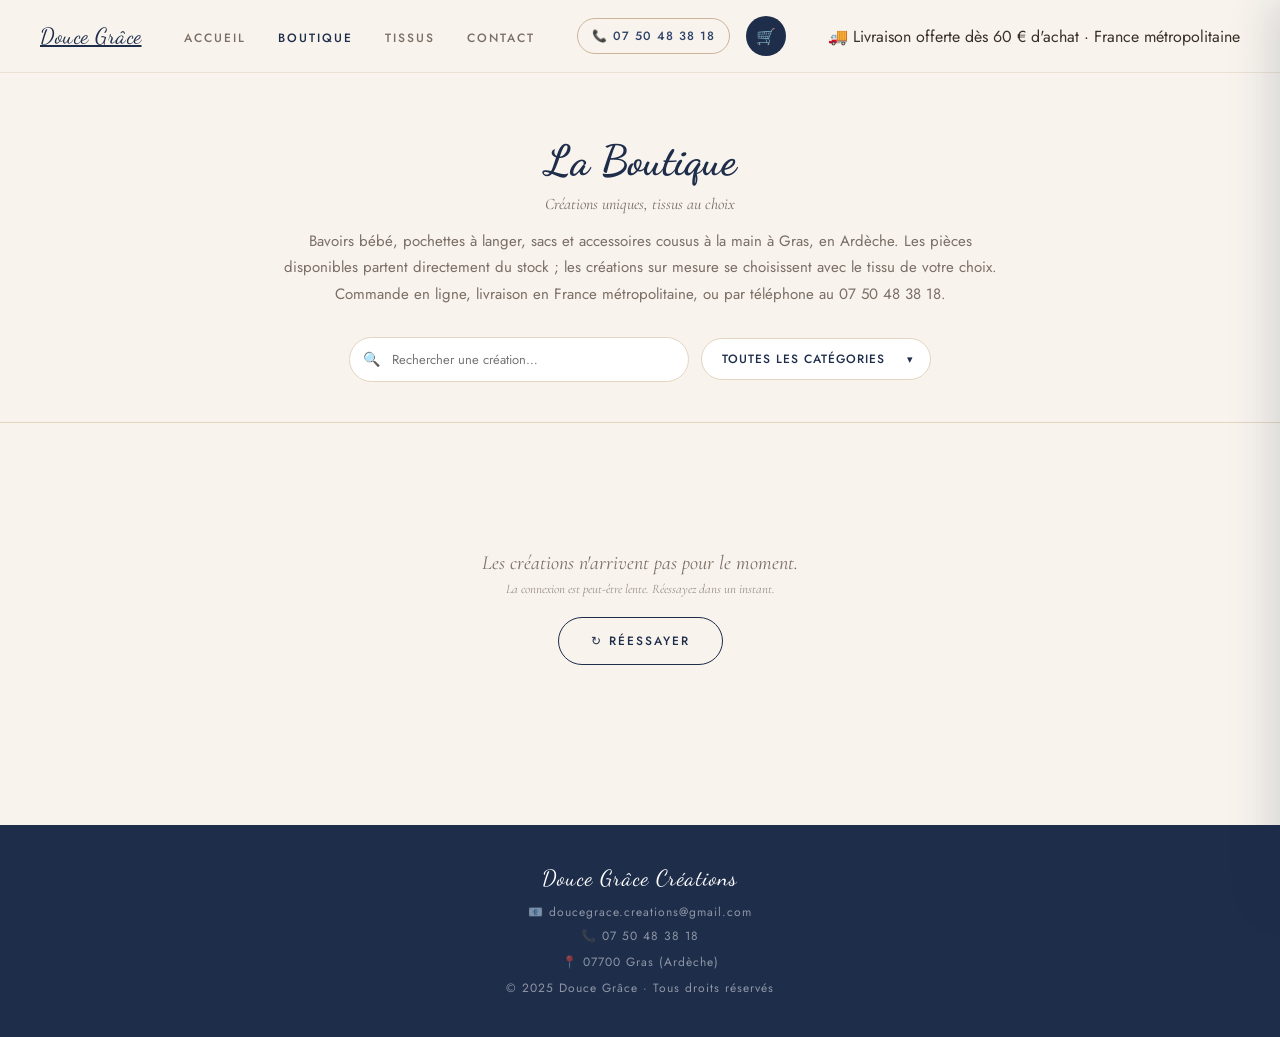
<file: boutique.html>
<!DOCTYPE html>
<html lang="fr">
<head>
<meta charset="UTF-8">
<title>Douce Grâce Créations</title>
<link rel="canonical" href="https://jaysolution07.github.io/DouceGrace.fr/boutique/">
<meta name="robots" content="noindex, follow">
<meta http-equiv="refresh" content="0; url=boutique/">
</head>
<body>
<p><a href="boutique/">Continuer vers la page boutique</a></p>
<script>location.replace('boutique/');</script>
</body>
</html>
</file>
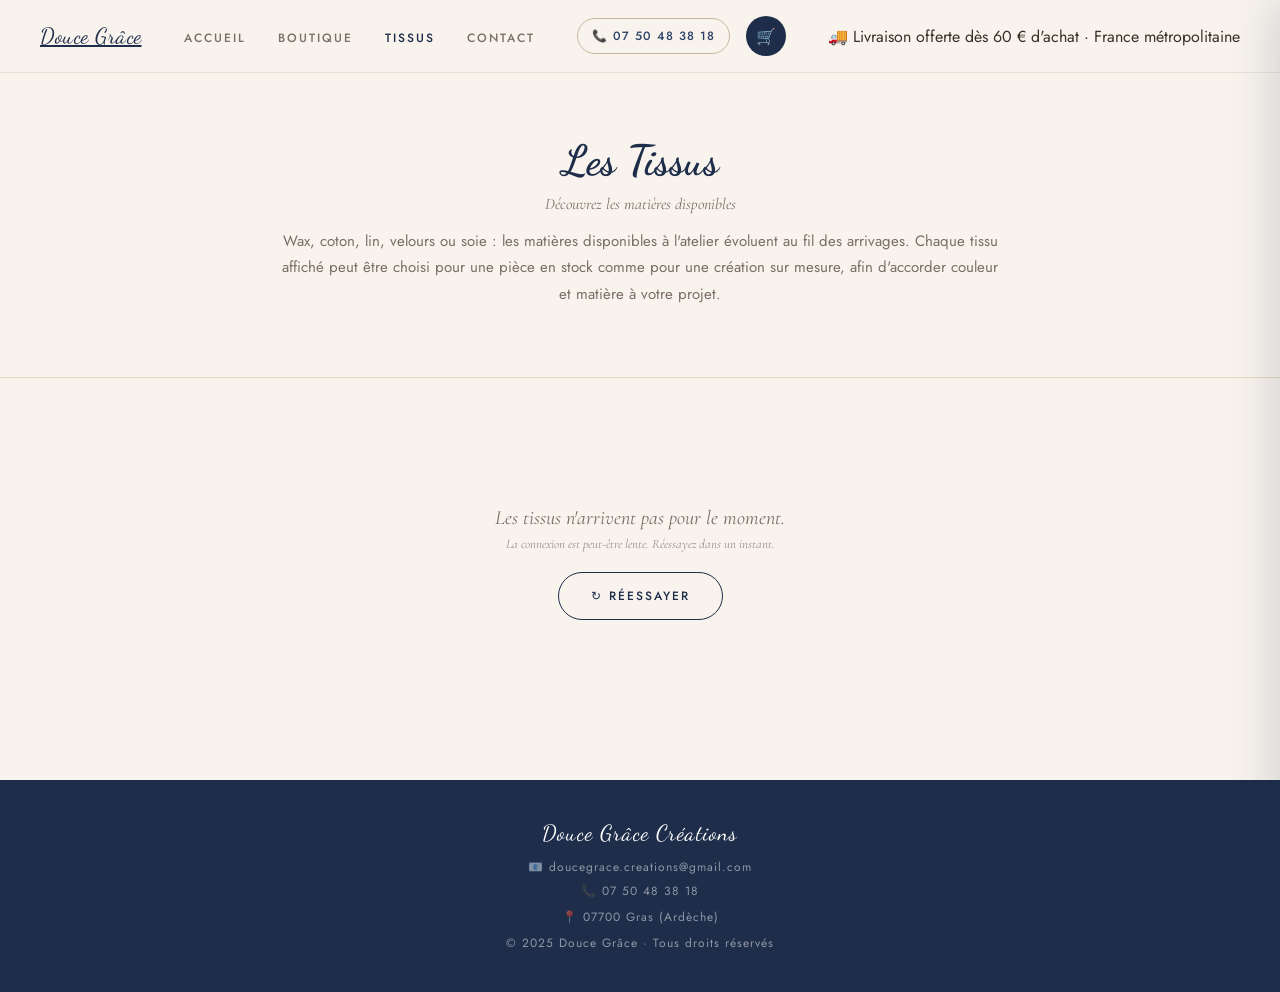
<file: tissus.html>
<!DOCTYPE html>
<html lang="fr">
<head>
<meta charset="UTF-8">
<title>Douce Grâce Créations</title>
<link rel="canonical" href="https://jaysolution07.github.io/DouceGrace.fr/tissus/">
<meta name="robots" content="noindex, follow">
<meta http-equiv="refresh" content="0; url=tissus/">
</head>
<body>
<p><a href="tissus/">Continuer vers la page tissus</a></p>
<script>location.replace('tissus/');</script>
</body>
</html>
</file>
<file: assets/site.css>
:root {
  --beige:       #f0e8dc;
  --beige-light: #f8f3ed;
  --beige-mid:   #e4d5c1;
  --beige-dark:  #c9b49a;
  --navy:        #1e2d4a;
  --navy-mid:    #2e4268;
  --navy-light:  #4a6490;
  --white:       #ffffff;
  --text:        #3a3028;
  --text-light:  #7a6e65;
}

*, *::before, *::after { box-sizing: border-box; margin: 0; padding: 0; }
html { scroll-behavior: smooth; }

body {
  font-family: 'Jost', sans-serif;
  background: var(--beige-light);
  color: var(--text);
  overflow-x: hidden;
}

/* ── CHOIX DU MODE DE LIVRAISON ── */
.delivery-choice { display: flex; gap: 10px; }
.delivery-opt {
  flex: 1; display: flex; align-items: flex-start; gap: 8px; cursor: pointer;
  border: 1px solid var(--beige-dark); border-radius: 12px; padding: 12px;
  transition: all .2s; background: #fff;
}
.delivery-opt:hover { border-color: var(--navy-light); }
.delivery-opt:has(input:checked) { border-color: var(--navy); background: var(--beige-light); }
.delivery-opt input { margin-top: 3px; accent-color: var(--navy); }
.delivery-opt span { display: flex; flex-direction: column; }
.delivery-opt strong { font-size: 13px; color: var(--navy); font-weight: 600; }
.delivery-opt small { font-size: 11px; color: var(--text-light); margin-top: 2px; }

/* ── LISTE DES POINTS RELAIS ── */
#relay-block { margin-bottom: 4px; }
.relay-list { display: flex; flex-direction: column; gap: 8px; margin-top: 8px; }
.relay-item {
  display: flex; align-items: center; gap: 10px; cursor: pointer;
  border: 1px solid var(--beige-dark); border-radius: 10px; padding: 11px 13px;
  background: #fff; transition: all .2s;
}
.relay-item:hover { border-color: var(--navy-light); }
.relay-item.selected { border-color: var(--navy); background: var(--beige-light); }
.relay-item input { accent-color: var(--navy); flex-shrink: 0; }
.relay-item .relay-txt { display: flex; flex-direction: column; min-width: 0; }
.relay-item .relay-name { font-size: 13px; font-weight: 600; color: var(--navy); }
.relay-item .relay-addr { font-size: 11px; color: var(--text-light); margin-top: 2px; }
.relay-note {
  font-size: 11px; color: var(--text-light); margin-top: 8px;
  background: var(--beige-light); padding: 9px 12px; border-radius: 8px;
  line-height: 1.5;
}
.relay-manual { margin-top: 10px; }
.relay-manual input {
  width: 100%; padding: 11px 14px; font-size: 13px; font-family: inherit;
  border: 1px solid var(--beige-dark); border-radius: 10px;
  background: #fff; color: var(--text); box-sizing: border-box;
}
.relay-manual input:focus { outline: none; border-color: var(--navy-light); }

/* ── PAGE SYSTEM ── */.page {
  display: none;
  min-height: 100vh;
  flex-direction: column;
}

.page.active {
  display: flex;
}

/* ── NAV ── */
nav {
  position: fixed;
  top: 0; left: 0; right: 0;
  z-index: 500;
  display: flex;
  flex-wrap: wrap;
  align-items: center;
  justify-content: space-between;
  row-gap: 8px;
  padding: 16px 40px;
  background: rgba(248, 243, 237, 0.92);
  backdrop-filter: blur(12px);
  border-bottom: 1px solid rgba(201,180,154,0.3);
  transition: box-shadow 0.3s;
}
nav.scrolled { box-shadow: 0 4px 24px rgba(30,45,74,0.08); }

.nav-brand {
  font-family: 'Dancing Script', cursive;
  font-size: 22px;
  color: var(--navy);
  cursor: pointer;
  letter-spacing: 0.5px;
}

.nav-links {
  display: flex;
  gap: 32px;
  list-style: none;
}
.nav-links a {
  font-size: 12px;
  letter-spacing: 2px;
  text-transform: uppercase;
  font-weight: 500;
  color: var(--text-light);
  text-decoration: none;
  transition: color 0.2s;
  cursor: pointer;
}
.nav-links a:hover { color: var(--navy); }

.nav-right {
  display: flex;
  align-items: center;
  gap: 16px;
}

.nav-tel {
  display: flex;
  align-items: center;
  gap: 6px;
  font-size: 12px;
  font-weight: 500;
  letter-spacing: 1px;
  color: var(--navy-mid);
  text-decoration: none;
  border: 1px solid var(--beige-dark);
  padding: 8px 14px;
  border-radius: 50px;
  transition: all 0.2s;
}
.nav-tel:hover { background: var(--navy); color: white; border-color: var(--navy); }

.cart-btn {
  position: relative;
  background: var(--navy);
  color: white;
  border: none;
  width: 40px; height: 40px;
  border-radius: 50%;
  font-size: 16px;
  cursor: pointer;
  display: flex; align-items: center; justify-content: center;
  transition: transform 0.2s, box-shadow 0.2s;
}
.cart-btn:hover { transform: scale(1.08); box-shadow: 0 4px 16px rgba(30,45,74,0.25); }
.cart-count {
  position: absolute;
  top: -4px; right: -4px;
  background: #c8806a;
  color: white;
  font-size: 9px;
  font-weight: 700;
  width: 18px; height: 18px;
  border-radius: 50%;
  display: flex; align-items: center; justify-content: center;
  display: none;
}
.cart-count.visible { display: flex; }

/* ── HERO ── */
.hero {
  min-height: 75vh;
  display: flex;
  align-items: center;
  justify-content: center;
  flex-direction: column;
  text-align: center;
  padding: 120px 40px 40px;
  position: relative;
  background: var(--beige-light);
  overflow: hidden;
  isolation: isolate;
}
#hero-canvas {
  position: absolute;
  inset: 0;
  width: 100%;
  height: 100%;
  pointer-events: none;
  z-index: 0;
}
.hero > *:not(#hero-canvas) {
  position: relative;
  z-index: 2;
}

/* SVG logo cigogne */
.hero-logo {
  animation: floatIn 1s ease forwards;
  opacity: 0;
  margin-bottom: 32px;
}
@keyframes floatIn {
  from { opacity: 0; transform: translateY(20px); }
  to   { opacity: 1; transform: translateY(0); }
}

.logo-circle {
  animation: floatIn 1s 0.2s ease forwards;
  opacity: 0;
}

.hero-title {
  font-family: 'Dancing Script', cursive;
  font-size: clamp(48px, 8vw, 80px);
  color: var(--navy);
  line-height: 1;
  margin-bottom: 8px;
  animation: floatIn 1s 0.3s ease forwards;
  opacity: 0;
}

.hero-sub {
  font-family: 'Cormorant Garamond', serif;
  font-style: italic;
  font-size: 16px;
  color: var(--text-light);
  letter-spacing: 3px;
  margin-bottom: 48px;
  animation: floatIn 1s 0.5s ease forwards;
  opacity: 0;
}

.hero-desc {
  max-width: 520px;
  font-family: 'Cormorant Garamond', serif;
  font-size: 19px;
  line-height: 1.8;
  color: var(--text-light);
  margin-bottom: 48px;
  animation: floatIn 1s 0.7s ease forwards;
  opacity: 0;
}

.hero-cta {
  display: flex;
  gap: 16px;
  flex-wrap: wrap;
  justify-content: center;
  animation: floatIn 1s 0.9s ease forwards;
  opacity: 0;
}

/* ── BUTTONS ── */
.btn {
  display: inline-flex;
  align-items: center;
  gap: 8px;
  padding: 14px 32px;
  border-radius: 50px;
  font-family: 'Jost', sans-serif;
  font-size: 12px;
  font-weight: 500;
  letter-spacing: 2px;
  text-transform: uppercase;
  cursor: pointer;
  transition: all 0.3s;
  border: none;
  text-decoration: none;
}
.btn-primary {
  background: var(--navy);
  color: white;
  box-shadow: 0 6px 24px rgba(30,45,74,0.2);
}
.btn-primary:hover { background: var(--navy-mid); transform: translateY(-2px); box-shadow: 0 10px 32px rgba(30,45,74,0.3); }
.btn-outline {
  background: transparent;
  color: var(--navy);
  border: 1.5px solid var(--navy);
}
.btn-outline:hover { background: var(--navy); color: white; transform: translateY(-2px); }
.btn-soft {
  background: var(--beige-mid);
  color: var(--navy);
  border: none;
}
.btn-soft:hover { background: var(--beige-dark); transform: translateY(-2px); }

/* ── DIVIDER ── */
.divider {
  display: flex;
  align-items: center;
  gap: 16px;
  max-width: 400px;
  margin: 0 auto 60px;
  color: var(--beige-dark);
}
.divider::before, .divider::after {
  content: "";
  flex: 1;
  height: 1px;
  background: var(--beige-dark);
}
.divider-icon { font-size: 18px; }

/* ── SHOP PAGE ── */
.shop-header {
  padding: 100px 40px 40px;
  background: var(--beige-light);
  text-align: center;
  border-bottom: 1px solid var(--beige-mid);
}

.shop-title {
  font-family: 'Dancing Script', cursive;
  font-size: 42px;
  color: var(--navy);
  margin-bottom: 8px;
}

.shop-sub {
  font-family: 'Cormorant Garamond', serif;
  font-style: italic;
  font-size: 16px;
  color: var(--text-light);
  margin-bottom: 14px;
}

.shop-text {
  max-width: 720px;
  margin: 0 auto 30px;
  font-size: 15px;
  line-height: 1.75;
  color: var(--text-light);
}

/* search + filters */
.shop-controls {
  max-width: 900px;
  margin: 0 auto;
  display: flex;
  flex-wrap: wrap;
  gap: 12px;
  justify-content: center;
  align-items: center;
}

.search-wrap {
  position: relative;
  flex: 1;
  min-width: 220px;
  max-width: 340px;
}
.search-wrap input {
  width: 100%;
  padding: 12px 20px 12px 42px;
  border-radius: 50px;
  border: 1.5px solid var(--beige-mid);
  background: white;
  font-family: 'Jost', sans-serif;
  font-size: 13px;
  color: var(--text);
  outline: none;
  transition: border-color 0.2s;
}
.search-wrap input:focus { border-color: var(--navy-light); }
.search-wrap::before {
  content: "🔍";
  position: absolute;
  left: 14px;
  top: 50%;
  transform: translateY(-50%);
  font-size: 14px;
}

/* menu déroulant des catégories (remplace les anciennes bulles) */
.cat-select-wrap {
  position: relative;
  flex: 0 1 auto;
}
.cat-select {
  appearance: none;
  -webkit-appearance: none;
  -moz-appearance: none;
  width: 100%;
  min-width: 230px;
  padding: 11px 42px 11px 20px;
  border-radius: 50px;
  border: 1.5px solid var(--beige-mid);
  background: white;
  font-family: 'Jost', sans-serif;
  font-size: 12px;
  font-weight: 500;
  letter-spacing: 1px;
  text-transform: uppercase;
  color: var(--navy);
  cursor: pointer;
  outline: none;
  transition: border-color 0.2s, box-shadow 0.2s;
}
.cat-select:hover,
.cat-select:focus {
  border-color: var(--navy-light);
  box-shadow: 0 0 0 3px rgba(74, 100, 144, 0.08);
}
.cat-select-arrow {
  position: absolute;
  right: 18px;
  top: 50%;
  transform: translateY(-50%);
  font-size: 11px;
  color: var(--navy);
  pointer-events: none;
}

/* products grid */
.products-grid {
  display: grid;
  grid-template-columns: repeat(auto-fill, minmax(280px, 1fr));
  gap: 28px;
  max-width: 1200px;
  margin: 0 auto;
  padding: 48px 40px 80px;
}
#products-grid,
#fabrics-grid {
  flex: 1;
  align-content: start;
}
.product-card {
  background: white;
  border-radius: 16px;
  overflow: hidden;
  border: 1px solid var(--beige-mid);
  transition: all 0.35s cubic-bezier(0.25, 0.46, 0.45, 0.94);
  cursor: pointer;
}
.product-card:hover {
  transform: translateY(-6px);
  box-shadow: 0 20px 50px rgba(30,45,74,0.12);
  border-color: var(--beige-dark);
}

.product-img {
  width: 100%;
  height: 240px;
  background: var(--beige);
  display: flex;
  align-items: center;
  justify-content: center;
  position: relative;
  overflow: hidden;
}
.product-img img {
  width: 100%;
  height: 100%;
  object-fit: cover;
  transition: transform 0.5s ease;
}
.product-card:hover .product-img img { transform: scale(1.05); }

.product-img-placeholder {
  font-size: 48px;
  color: var(--beige-dark);
  text-align: center;
}

.product-badge {
  position: absolute;
  top: 12px; left: 12px;
  background: var(--navy);
  color: white;
  font-size: 10px;
  font-weight: 500;
  letter-spacing: 1.5px;
  text-transform: uppercase;
  padding: 4px 10px;
  border-radius: 50px;
}
.product-badge.custom { background: #c8806a; }

.product-info { padding: 20px; }
.product-cat {
  font-size: 10px;
  letter-spacing: 2px;
  text-transform: uppercase;
  color: var(--text-light);
  margin-bottom: 6px;
}
.product-name {
  font-family: 'Cormorant Garamond', serif;
  font-size: 20px;
  font-weight: 600;
  color: var(--navy);
  margin: 0 0 6px;
  line-height: 1.2;
}
.product-desc {
  font-size: 13px;
  font-weight: 300;
  color: var(--text-light);
  line-height: 1.6;
  margin-bottom: 14px;
}
.product-price {
  font-family: 'Cormorant Garamond', serif;
  font-size: 24px;
  font-weight: 600;
  color: var(--navy);
  margin-bottom: 14px;
}

.product-actions { display: flex; gap: 8px; }
.product-actions .btn {
  flex: 1;
  justify-content: center;
  font-size: 11px;
  padding: 10px 12px;
}

/* fabric swatches */
.fabric-section { margin-bottom: 14px; }
.fabric-label {
  font-size: 10px;
  letter-spacing: 2px;
  text-transform: uppercase;
  color: var(--text-light);
  margin-bottom: 8px;
}
.fabric-swatches {
  display: flex;
  gap: 6px;
  flex-wrap: wrap;
}
.swatch {
  width: 26px; height: 26px;
  border-radius: 50%;
  border: 2px solid transparent;
  cursor: pointer;
  transition: transform 0.2s, border-color 0.2s;
  position: relative;
}
.swatch:hover { transform: scale(1.15); }
.swatch.selected { border-color: var(--navy); }
.swatch[title]::after {
  content: attr(title);
  position: absolute;
  bottom: 32px; left: 50%;
  transform: translateX(-50%);
  background: var(--navy);
  color: white;
  font-size: 10px;
  padding: 3px 8px;
  border-radius: 4px;
  white-space: nowrap;
  opacity: 0;
  pointer-events: none;
  transition: opacity 0.2s;
}
.swatch:hover::after { opacity: 1; }

/* ── CART PANEL ── */
.cart-overlay {
  display: none;
  position: fixed;
  inset: 0;
  background: rgba(30,45,74,0.4);
  backdrop-filter: blur(4px);
  z-index: 800;
}
.cart-overlay.active { display: block; }

.cart-panel {
  position: fixed;
  top: 0; right: -420px;
  width: 420px;
  height: 100vh;
  background: white;
  z-index: 900;
  display: flex;
  flex-direction: column;
  transition: right 0.4s cubic-bezier(0.25, 0.46, 0.45, 0.94);
  box-shadow: -10px 0 40px rgba(30,45,74,0.15);
}
.cart-panel.active { right: 0; }

.cart-head {
  padding: 28px 28px 20px;
  border-bottom: 1px solid var(--beige-mid);
  display: flex;
  justify-content: space-between;
  align-items: center;
}
.cart-head h2,
.cart-head h3 {
  font-family: 'Dancing Script', cursive;
  font-size: 26px;
  color: var(--navy);
}
.cart-close {
  background: var(--beige);
  border: none;
  width: 34px; height: 34px;
  border-radius: 50%;
  font-size: 16px;
  cursor: pointer;
  display: flex; align-items: center; justify-content: center;
  color: var(--text-light);
  transition: background 0.2s;
}
.cart-close:hover { background: var(--beige-mid); }

.cart-items {
  flex: 1;
  overflow-y: auto;
  padding: 20px 28px;
}

.cart-empty {
  text-align: center;
  padding: 60px 0;
  color: var(--text-light);
}
.cart-empty-icon { font-size: 48px; margin-bottom: 16px; }
.cart-empty p {
  font-family: 'Cormorant Garamond', serif;
  font-style: italic;
  font-size: 18px;
}

.cart-item {
  display: flex;
  gap: 14px;
  padding: 16px 0;
  border-bottom: 1px solid var(--beige-light);
  align-items: flex-start;
}
.cart-item-img {
  width: 70px; height: 70px;
  border-radius: 10px;
  background: var(--beige);
  flex-shrink: 0;
  overflow: hidden;
  display: flex; align-items: center; justify-content: center;
  font-size: 24px;
}
.cart-item-img img { width: 100%; height: 100%; object-fit: cover; }
.cart-item-info { flex: 1; }
.cart-item-name {
  font-family: 'Cormorant Garamond', serif;
  font-size: 16px;
  font-weight: 600;
  color: var(--navy);
  margin-bottom: 4px;
}
.cart-item-detail {
  font-size: 11px;
  color: var(--text-light);
  margin-bottom: 8px;
}
.cart-item-qty {
  display: flex;
  align-items: center;
  gap: 10px;
}
.qty-btn {
  width: 24px; height: 24px;
  border: 1px solid var(--beige-mid);
  background: white;
  border-radius: 50%;
  font-size: 14px;
  cursor: pointer;
  display: flex; align-items: center; justify-content: center;
  transition: background 0.2s;
  color: var(--navy);
}
.qty-btn:hover { background: var(--beige); }
.qty-val { font-size: 14px; font-weight: 500; min-width: 20px; text-align: center; }
.cart-item-price {
  font-family: 'Cormorant Garamond', serif;
  font-size: 18px;
  font-weight: 600;
  color: var(--navy);
  white-space: nowrap;
}
.cart-item-remove {
  background: none; border: none; cursor: pointer;
  color: #c8806a; font-size: 16px; padding: 4px;
  transition: transform 0.2s;
}
.cart-item-remove:hover { transform: scale(1.2); }

.cart-foot {
  padding: 20px 28px 28px;
  border-top: 1px solid var(--beige-mid);
}
.cart-total {
  display: flex;
  justify-content: space-between;
  align-items: center;
  margin-bottom: 16px;
}
.cart-total-label {
  font-size: 12px;
  letter-spacing: 2px;
  text-transform: uppercase;
  color: var(--text-light);
}
.cart-total-amount {
  font-family: 'Cormorant Garamond', serif;
  font-size: 28px;
  font-weight: 600;
  color: var(--navy);
}

.cart-note {
  font-size: 12px;
  color: var(--text-light);
  margin-bottom: 16px;
  line-height: 1.5;
  font-style: italic;
}

/* ── ORDER MODAL ── */
.modal-overlay {
  display: none;
  position: fixed;
  inset: 0;
  background: rgba(30,45,74,0.5);
  backdrop-filter: blur(8px);
  z-index: 1000;
  align-items: center;
  justify-content: center;
  padding: 20px;
}
.modal-overlay.active { display: flex; }

.modal {
  background: white;
  border-radius: 24px;
  padding: 44px;
  width: 100%;
  max-width: 480px;
  position: relative;
  box-shadow: 0 40px 80px rgba(30,45,74,0.2);
  max-height: 90vh;
  overflow-y: auto;
}

.modal-logo {
  text-align: center;
  margin-bottom: 24px;
}
.modal h2,
.modal h3 {
  font-family: 'Dancing Script', cursive;
  font-size: 30px;
  color: var(--navy);
  text-align: center;
  margin-bottom: 6px;
}
.modal-sub {
  text-align: center;
  font-size: 13px;
  color: var(--text-light);
  margin-bottom: 28px;
  font-style: italic;
  font-family: 'Cormorant Garamond', serif;
}

.form-group { margin-bottom: 16px; }
.form-group label {
  display: block;
  font-size: 10px;
  letter-spacing: 2px;
  text-transform: uppercase;
  color: var(--text-light);
  margin-bottom: 6px;
}
.form-group input, .form-group textarea, .form-group select {
  width: 100%;
  padding: 12px 16px;
  border: 1.5px solid var(--beige-mid);
  border-radius: 10px;
  font-family: 'Jost', sans-serif;
  font-size: 14px;
  color: var(--text);
  background: var(--beige-light);
  outline: none;
  transition: border-color 0.2s;
}
.form-group input:focus, .form-group textarea:focus { border-color: var(--navy-light); }
.form-group textarea { height: 100px; resize: vertical; }

.modal-order-summary {
  background: var(--beige-light);
  border-radius: 12px;
  padding: 16px;
  margin-bottom: 20px;
}
.modal-order-summary h4 {
  font-size: 11px;
  letter-spacing: 2px;
  text-transform: uppercase;
  color: var(--text-light);
  margin-bottom: 12px;
}
.modal-order-item {
  display: flex;
  justify-content: space-between;
  font-size: 13px;
  padding: 4px 0;
  color: var(--text);
}
.modal-order-total {
  border-top: 1px solid var(--beige-mid);
  margin-top: 10px;
  padding-top: 10px;
  display: flex;
  justify-content: space-between;
  font-weight: 600;
  font-size: 15px;
  color: var(--navy);
}

.modal-actions { display: flex; gap: 12px; margin-top: 24px; }
.modal-actions .btn { flex: 1; justify-content: center; }

.close-btn {
  position: absolute;
  top: 16px; right: 16px;
  background: var(--beige);
  border: none;
  width: 32px; height: 32px;
  border-radius: 50%;
  font-size: 16px;
  cursor: pointer;
  display: flex; align-items: center; justify-content: center;
  color: var(--text-light);
  transition: background 0.2s;
}
.close-btn:hover { background: var(--beige-mid); }

/* ── DETAIL MODAL ── */
.detail-modal {
  max-width: 700px;
  display: flex;
  gap: 32px;
}
.detail-img {
  width: 280px;
  flex-shrink: 0;
  border-radius: 16px;
  overflow: hidden;
  background: var(--beige);
  display: flex; align-items: center; justify-content: center;
  min-height: 280px;
  font-size: 60px;
}
.detail-img img { width: 100%; height: 100%; object-fit: cover; }
.product-badge.photos{left:auto;right:12px;background:#2e4268}
.detail-gallery{width:100%;display:flex;flex-direction:column;gap:12px}
.detail-gallery-main{width:100%;height:240px;border-radius:12px;overflow:hidden;background:var(--beige);display:flex;align-items:center;justify-content:center}
.detail-gallery-main img{width:100%;height:100%;object-fit:cover}
.detail-thumbs{display:flex;gap:8px;justify-content:center;flex-wrap:wrap;margin-top:4px}
.detail-thumbs img{width:52px;height:52px;object-fit:cover;border-radius:10px;cursor:pointer;border:2px solid transparent;opacity:.7;transition:border-color .2s,opacity .2s}
.detail-thumbs img.active{border-color:#d9a05b;opacity:1}
.detail-thumbs img:hover{opacity:1}
.detail-info { flex: 1; padding-top: 4px; }
.detail-info .product-cat { margin-bottom: 8px; }
.detail-info .product-name { font-size: 26px; margin-bottom: 10px; }
.detail-info .product-desc { margin-bottom: 16px; }
.detail-info .product-price { margin-bottom: 20px; }

/* ── SUCCESS STATE ── */
.success-state {
  text-align: center;
  padding: 40px 0;
}
.success-icon { font-size: 56px; margin-bottom: 16px; }
.success-state h3 {
  font-family: 'Dancing Script', cursive;
  font-size: 28px;
  color: var(--navy);
  margin-bottom: 10px;
}
.success-state p { font-size: 14px; color: var(--text-light); line-height: 1.6; }

/* ── REVEAL ── */
.reveal { opacity: 0; transform: translateY(20px); transition: opacity 0.6s ease, transform 0.6s ease; }
.reveal.visible { opacity: 1; transform: none; }

/* ── RESPONSIVE ── */
@media (max-width: 768px) {
  nav { padding: 14px 20px; }
  .nav-links { display: none; }
  .hero { padding: 100px 24px 60px; }
  .products-grid { grid-template-columns: repeat(auto-fill, minmax(240px, 1fr)); padding: 32px 20px; }
  .cart-panel { width: 100%; right: -100%; }
  .detail-modal { flex-direction: column; }
  .detail-img { width: 100%; height: 220px; }
  .shop-header { padding: 90px 20px 32px; }
  .modal { padding: 28px 20px; }
}

.no-results {
  text-align: center;
  padding: 80px 0;
  color: var(--text-light);
  grid-column: 1 / -1;
  font-family: 'Cormorant Garamond', serif;
  font-style: italic;
  font-size: 20px;
}

/* ── FEATURES STRIP (hero) ── */
.features-strip {
  display: flex;
  justify-content: center;
  gap: 48px;
  padding: 48px 40px;
  background: white;
  border-top: 1px solid var(--beige-mid);
  border-bottom: 1px solid var(--beige-mid);
  flex-wrap: wrap;
}
.feature-item {
  text-align: center;
  display: flex;
  flex-direction: column;
  align-items: center;
  gap: 10px;
}
.feature-icon { width: 120px; height: 120px; object-fit: contain; display: block; margin: 0 auto; }
.feature-text {
  font-size: 12px;
  font-weight: 500;
  letter-spacing: 1.5px;
  text-transform: uppercase;
  color: var(--text-light);
}

/* ── ABOUT (hero page) ── */
.about-section {
  display: grid;
  grid-template-columns: 1fr 1fr;
  gap: 0;
  max-width: 1100px;
  margin: 0 auto;
  padding: 80px 40px;
  align-items: center;
}
.about-text { padding-right: 60px; }
.about-text .section-label {
  font-size: 11px;
  letter-spacing: 4px;
  text-transform: uppercase;
  color: var(--navy-light);
  margin-bottom: 12px;
}
.about-text h2 {
  font-family: 'Dancing Script', cursive;
  font-size: 42px;
  color: var(--navy);
  margin-bottom: 20px;
  line-height: 1.1;
}
.about-text p {
  font-family: 'Cormorant Garamond', serif;
  font-size: 18px;
  line-height: 1.8;
  color: var(--text-light);
  margin-bottom: 14px;
}
.about-visual {
  background: var(--beige);
  border-radius: 24px;
  height: 380px;
  display: flex;
  align-items: center;
  justify-content: center;
  position: relative;
  overflow: hidden;
  padding: 24px;
}
.about-visual-inner { text-align: center; }
.about-visual-icon { font-size: 80px; margin-bottom: 16px; display: block; }
.about-visual p {
  font-family: 'Dancing Script', cursive;
  font-size: 24px;
  color: var(--navy);
}

@media (max-width: 768px) {
  .about-section { grid-template-columns: 1fr; }
  .about-text { padding-right: 0; margin-bottom: 32px; }
  .features-strip { gap: 24px; }
}
.skeleton-box,
.skeleton-line {
  background: linear-gradient(
    90deg,
    #f0e8dc 25%,
    #f8f3ed 50%,
    #f0e8dc 75%
  );
  background-size: 200% 100%;
  animation: skeleton-loading 1.2s infinite linear;
  border-radius: 12px;
}

.skeleton-line {
  display: block;
}

@keyframes skeleton-loading {
  from { background-position: 200% 0; }
  to { background-position: -200% 0; }
}
/* ══════════════════════════════════
   RESPONSIVE PREMIUM MOBILE + TABLETTE
══════════════════════════════════ */
@media (max-width: 1024px) {
  nav {
    padding: 14px 18px;
    gap: 12px;
  }

  .nav-brand {
    font-size: 18px;
  }

  .nav-right {
    gap: 10px;
  }

  .nav-tel {
    font-size: 11px;
    padding: 8px 12px;
  }

  .hero {
    padding: 100px 20px 50px;
  }

  .hero-title {
    font-size: clamp(38px, 8vw, 62px);
  }

  .hero-sub {
    font-size: 14px;
    letter-spacing: 2px;
  }

  .hero-desc {
    font-size: 17px;
    line-height: 1.7;
  }

  .about-section {
    grid-template-columns: 1fr;
    gap: 30px;
    padding: 60px 20px;
  }

  .about-text {
    padding-right: 0;
  }

  .about-visual {
    height: 260px;
  }

  .products-grid {
    grid-template-columns: repeat(2, 1fr);
    gap: 18px;
    padding: 30px 20px 60px;
  }

  .detail-modal {
    flex-direction: column;
    max-width: 95vw;
  }

  .detail-img {
    width: 100%;
    min-height: 220px;
  }

  .cart-panel {
    width: min(420px, 100vw);
  }

  #legal {
    padding: 50px 20px !important;
  }
}

@media (max-width: 768px) {
  .nav-links {
    display: none;
  }

  .nav-tel {
    display: none;
  }

  .hero-cta,
  .modal-actions,
  .product-actions {
    flex-direction: column;
  }

  .hero-cta .btn,
.modal-actions .btn,
.product-actions .btn {
  width: 100%;
  justify-content: center;
  text-align: center;
}

  .products-grid {
    grid-template-columns: 1fr;
  }

  .product-img {
    height: 220px;
  }

  .shop-header {
    padding: 85px 16px 24px;
  }

  .shop-title {
    font-size: 34px;
  }

  .shop-sub {
    font-size: 14px;
  }

  .search-wrap {
    min-width: 100%;
    max-width: 100%;
  }

  .cat-select-wrap {
    flex: 1 1 100%;
    max-width: 100%;
  }

  .cat-select {
    min-width: 0;
  }

  .modal {
    padding: 22px 16px;
    border-radius: 18px;
  }

  .cart-items,
  .cart-foot,
  .cart-head {
    padding-left: 16px;
    padding-right: 16px;
  }

  footer {
    padding: 30px 16px !important;
    font-size: 11px !important;
    line-height: 1.8;
  }
}

@media (max-width: 480px) {
  .hero-title {
    font-size: 42px;
  }

  .hero-desc {
    font-size: 16px;
  }

  .btn {
    padding: 12px 18px;
    font-size: 11px;
    letter-spacing: 1px;
  }

  .about-text h2 {
    font-size: 34px;
  }

  .about-text p {
    font-size: 17px;
  }

  .cart-panel {
    width: 100vw;
  }

  .cart-total-amount {
    font-size: 22px;
  }

  .detail-info .product-name {
    font-size: 22px;
  }

  .detail-info .product-price {
    font-size: 22px;
  }
#brand-photo-box img {
    width: min(100%, 280px) !important;
    height: 190px !important;
  }
  #fabrics-grid {
  grid-template-columns: 1fr 1fr;
  gap: 12px;
  padding: 20px 12px 40px;
}

#fabrics-grid .product-img {
  aspect-ratio: 1 / 1;
  height: auto;
}
#fabrics-grid .product-img img {
  width: 100%;
  height: 100%;
  object-fit: cover;
  image-rendering: auto;
  transform: translateZ(0);
}
#fabrics-grid .product-name {
  font-size: 16px;
}

#fabrics-grid .product-desc {
  font-size: 12px;
  line-height: 1.4;
}
}
/* ── HERO FOND TEXTILE LUXE ── */
.hero {
  position: relative;
  isolation: isolate;
}

/* hero bg handled by canvas */
  50% { opacity: 1; }
}
/* ── INFO LIVRAISON (sous le bandeau Douce Grâce, toujours visible) ── */
.ship-info {
  flex-basis: 100%;
  text-align: center;
  font-size: 11.5px;
  letter-spacing: 0.4px;
  padding: 7px 14px;
  border-radius: 8px;
  color: var(--navy-mid);
  background: var(--beige);
  border: 1px solid var(--beige-dark);
  display: none;
}
.ship-info.show { display: block; }
.ship-info.free { background: #e6f2ec; border-color: #bfdcc9; color: #2e6b4f; font-weight: 600; }
body.ship-info-on .hero { padding-top: 155px; }
body.ship-info-on .shop-header { padding-top: 135px; }
@media (max-width: 768px) {
  body.ship-info-on .hero { padding-top: 140px; }
  body.ship-info-on .shop-header { padding-top: 120px; }
}

.toast {
  position: fixed;
  bottom: 20px;
  right: 20px;
  background: var(--navy);
  color: white;
  padding: 14px 18px;
  border-radius: 14px;
  box-shadow: 0 12px 30px rgba(30,45,74,0.18);
  font-size: 13px;
  z-index: 3000;
  opacity: 0;
  transform: translateY(15px);
  pointer-events: none;
  transition: all 0.35s ease;
}

.toast.show {
  opacity: 1;
  transform: translateY(0);
}

/* ── pages multiples ── */
.shop-title { margin: 0 0 8px; }
.nav-links a.active { color: var(--navy); }
.nav-burger { display: none; background: none; border: none; font-size: 22px; line-height: 1; color: var(--navy); cursor: pointer; padding: 6px; }
@media (max-width: 768px) {
  .nav-burger { display: inline-flex; align-items: center; }
  .nav-links.open {
    display: flex;
    position: absolute;
    top: 100%;
    left: 0;
    right: 0;
    flex-direction: column;
    gap: 16px;
    background: var(--beige-light);
    padding: 18px 24px 22px;
    border-bottom: 1px solid var(--beige-mid);
    box-shadow: 0 16px 28px rgba(30,45,74,0.12);
    z-index: 80;
  }
  .nav-links.open a { font-size: 13px; }
}
</file>
